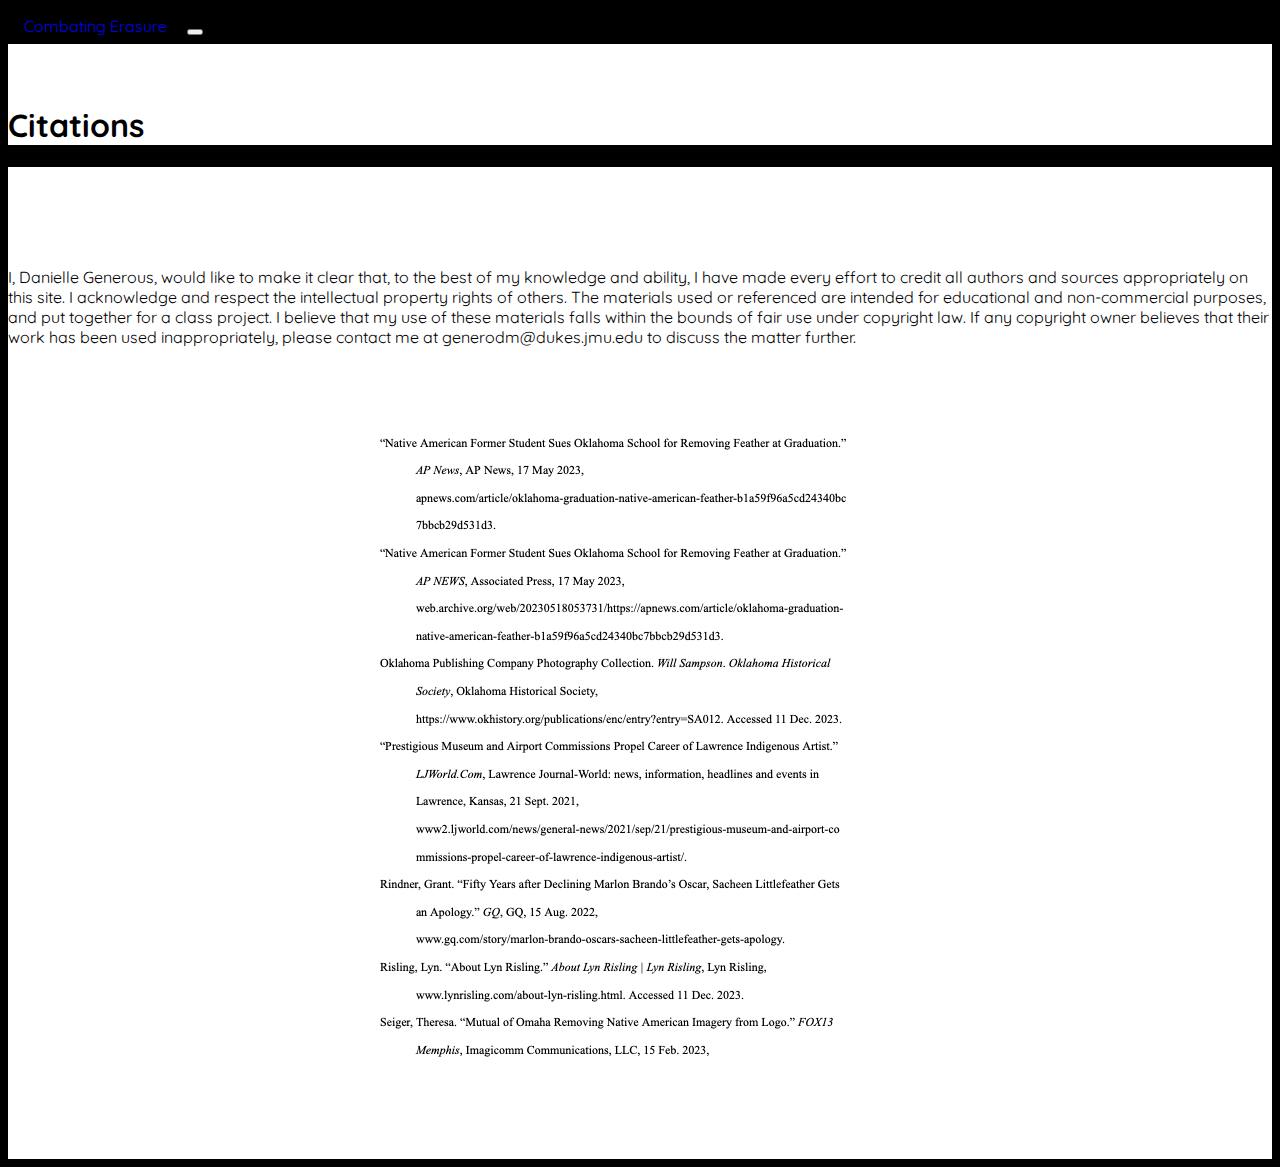
<file: citations.html>
<!doctype html>
<html lang="en">
  <head>
    <meta charset="utf-8">
    <meta name="viewport" content="width=device-width, initial-scale=1">
    <meta name="description" content="YOUR DESCRIPTION HERE">
    <meta name="author" content="YOUR NAME HERE">
    <title>Citations</title>

    <!-- LOAD BOOTSTRAP CSS - DO NOT DELETE -->
            <link href="https://cdn.jsdelivr.net/npm/bootstrap@5.3.2/dist/css/bootstrap.min.css" rel="stylesheet" integrity="sha384-T3c6CoIi6uLrA9TneNEoa7RxnatzjcDSCmG1MXxSR1GAsXEV/Dwwykc2MPK8M2HN" crossorigin="anonymous">
    <!-- END LOADING BOOTSTRAP CSS -->

    <link rel="preconnect" href="https://fonts.googleapis.com">
<link rel="preconnect" href="https://fonts.gstatic.com" crossorigin>
<link href="https://fonts.googleapis.com/css2?family=Alegreya+Sans:ital,wght@0,100;0,300;1,300&family=Poppins:wght@100;200;300;500&family=Quicksand&display=swap" rel="stylesheet">
<link rel="preconnect" href="https://fonts.googleapis.com">
<link rel="preconnect" href="https://fonts.gstatic.com" crossorigin>
<link href="https://fonts.googleapis.com/css2?family=Alegreya+Sans:ital,wght@0,100;0,300;1,300&family=Poppins:wght@100;200;300;500&family=Quicksand:wght@400;700&display=swap" rel="stylesheet">
    
    
    <!-- Custom styles -->
    <link href="style.css" rel="stylesheet">
  </head>
  <body>
    <!-- Navbar -->
<!-- Navbar -->
<nav class="navbar navbar-expand-lg navbar-light bg-light">
  <div class="container-fluid">
    <a class="navbar-brand" href="index.html">Combating Erasure</a>
    <button class="navbar-toggler" type="button" data-bs-toggle="collapse" data-bs-target="#navbarSupportedContent" aria-controls="navbarSupportedContent" aria-expanded="false" aria-label="Toggle navigation">
      <span class="navbar-toggler-icon"></span>
    </button>
    <div class="nav"> 
      <div class="collapse navbar-collapse" id="navbarSupportedContent">
        <ul class="navbar-nav me-auto mb-2 mb-lg-0">
          <li class="nav-item">
            <a class="nav-link " aria-current="page" href="index.html">Home</a>
          </li>
          <li class="nav-item">
            <a class="nav-link" href="whatiserasure.html">What is Erasure?</a>
          </li>
          <li class="nav-item">
            <a class="nav-link" href="combatingerasure.html">Combating Erasure</a>
          </li>
          <li class="nav-item">
            <a class="nav-link" href="resources.html">Resources</a>
          </li>
          <li class="nav-item">
            <a class="nav-link active" href="citations.html">Citations</a>
          </li>
        </ul>
      </div>
    </div>
  </div>
</nav>

<!-- Navbar -->
<!--start jumbotron-->
<div class="white">
  <div class="container">
    <br>
        <br>
        <h1 class="display-4">Citations</h1>
      </div>
  </div>
<div class="white">
<div class="container">
  <div class="row">
    <div class="col-12">
          <p id="pledge"> I, Danielle Generous, would like to make it clear that, to the best of my knowledge and ability, I have made every effort to credit all authors and sources appropriately on this site. I acknowledge and respect the intellectual property rights of others.

    The materials used or referenced are intended for educational and non-commercial purposes, and put together for a class project. I believe that my use of these materials falls within the bounds of fair use under copyright law. 

    If any copyright owner believes that their work has been used inappropriately, please contact me at generodm@dukes.jmu.edu to discuss the matter further.  </p>

 <img id="mla" src="images/mlawork.png" alt="collage of hurtful instances of erasure" class="img-fluid">

  </div>
    </div>
  </div>
</div>
<!-- LOAD BOOTSTRAP JAVASCRIPT - DO NOT DELETE BELOW -->
  <script src="https://cdn.jsdelivr.net/npm/bootstrap@5.3.2/dist/js/bootstrap.bundle.min.js" integrity="sha384-C6RzsynM9kWDrMNeT87bh95OGNyZPhcTNXj1NW7RuBCsyN/o0jlpcV8Qyq46cDfL" crossorigin="anonymous"></script>
<!-- DO NOT DELETE ABOVE - END LOADING BOOTSTRAP JAVASCRIPT -->
      
  </body>
</html>
</file>
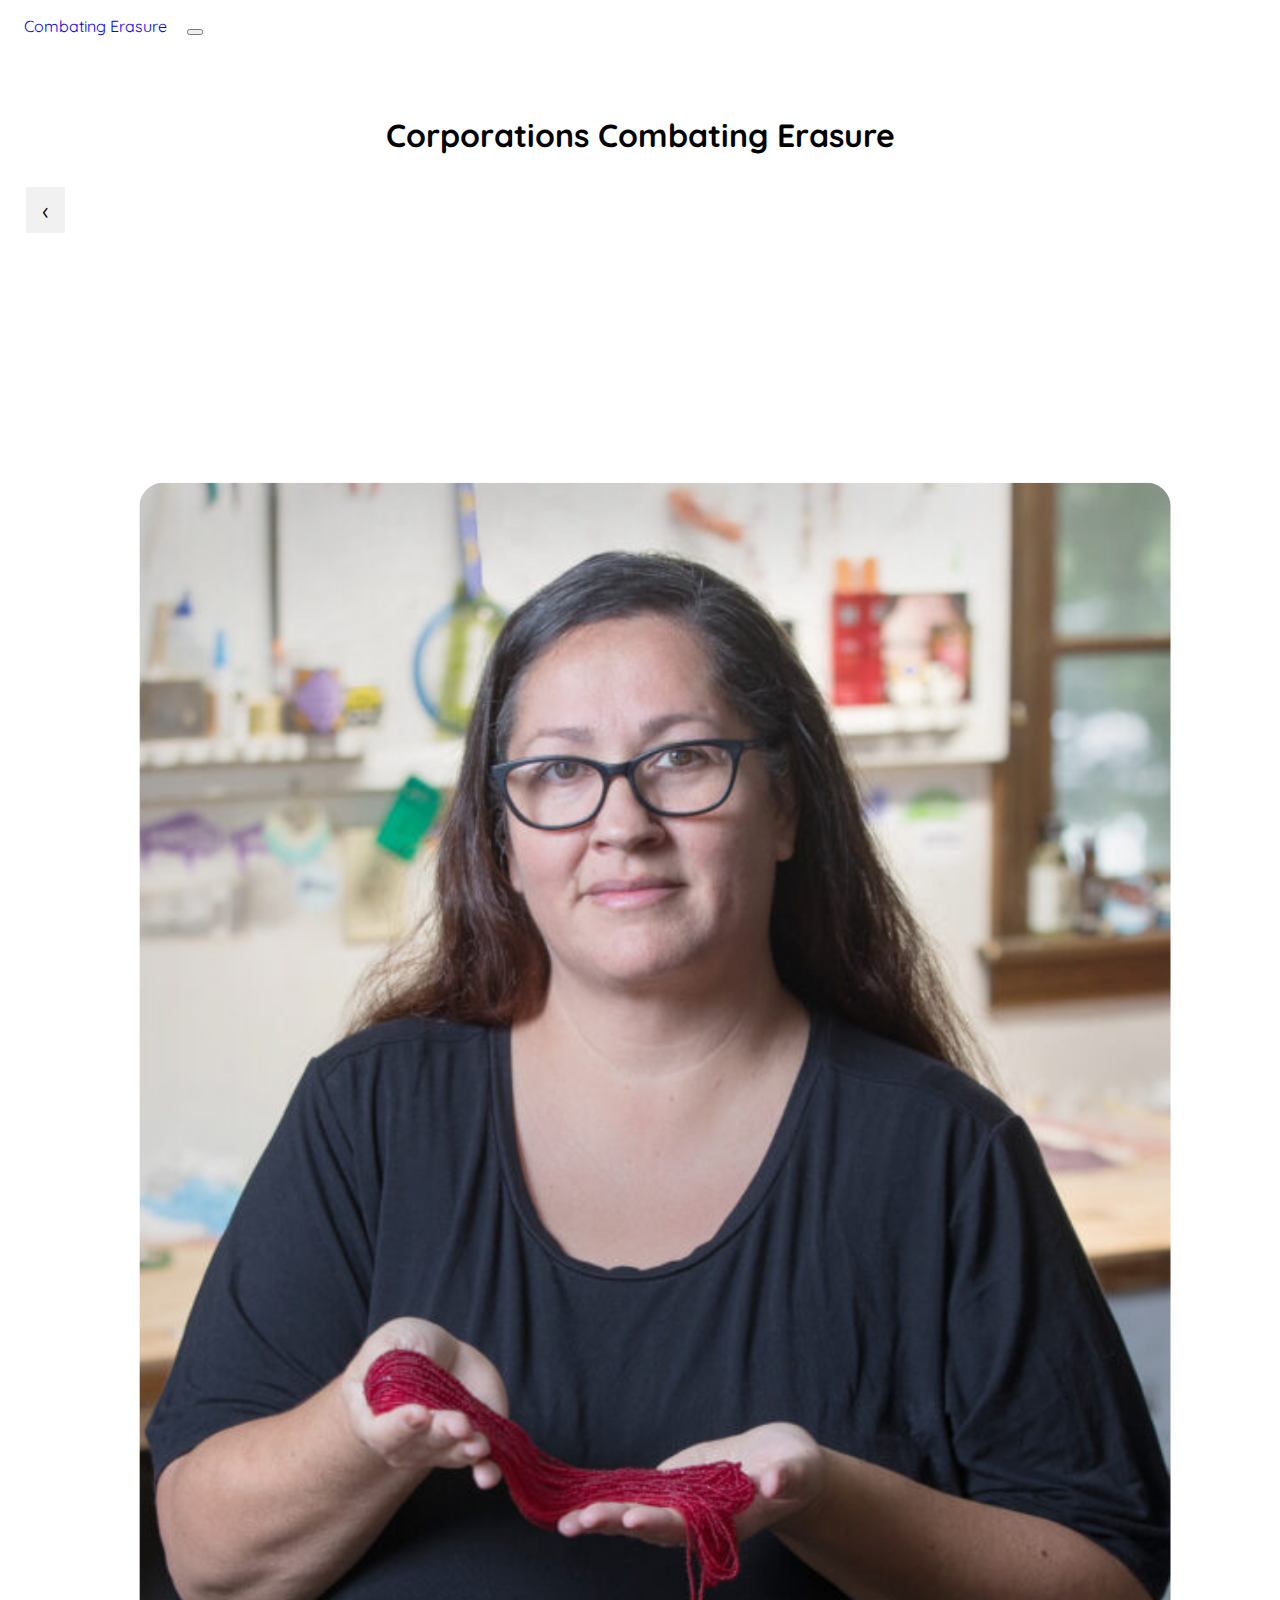
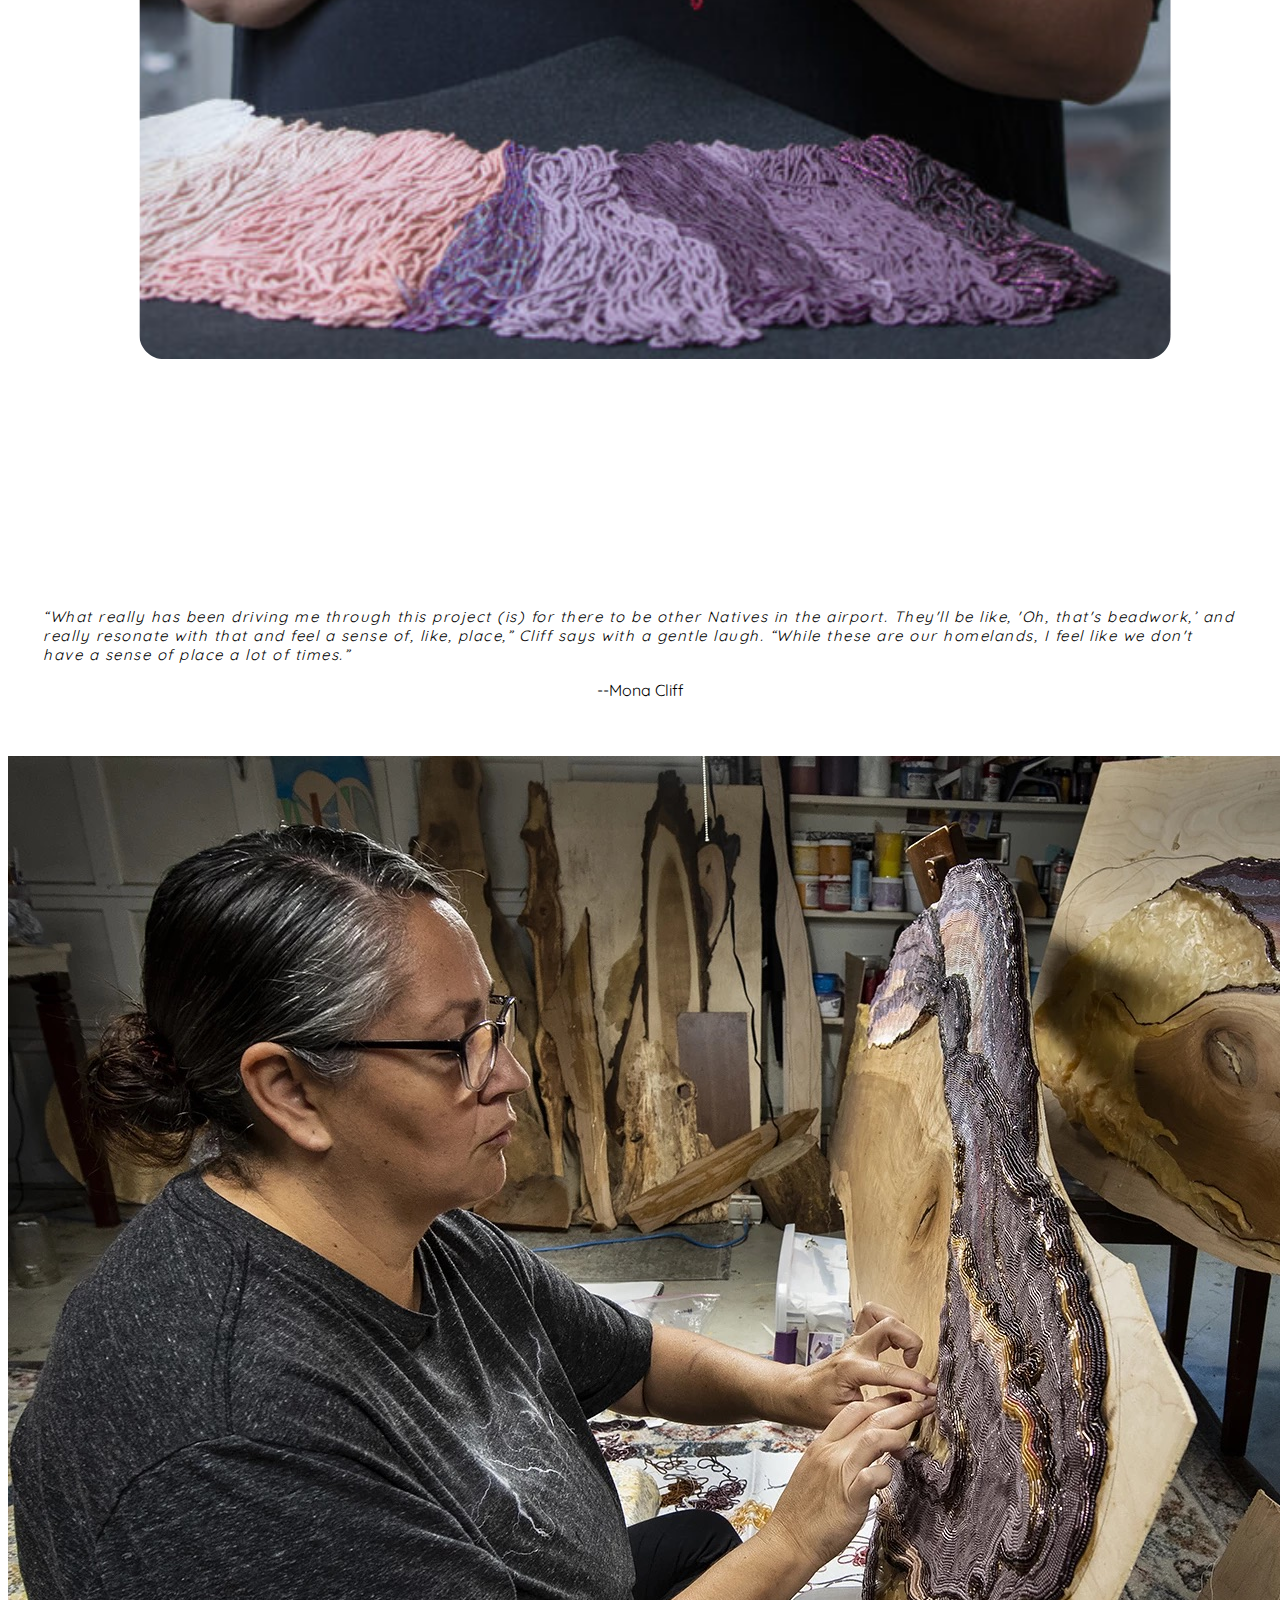
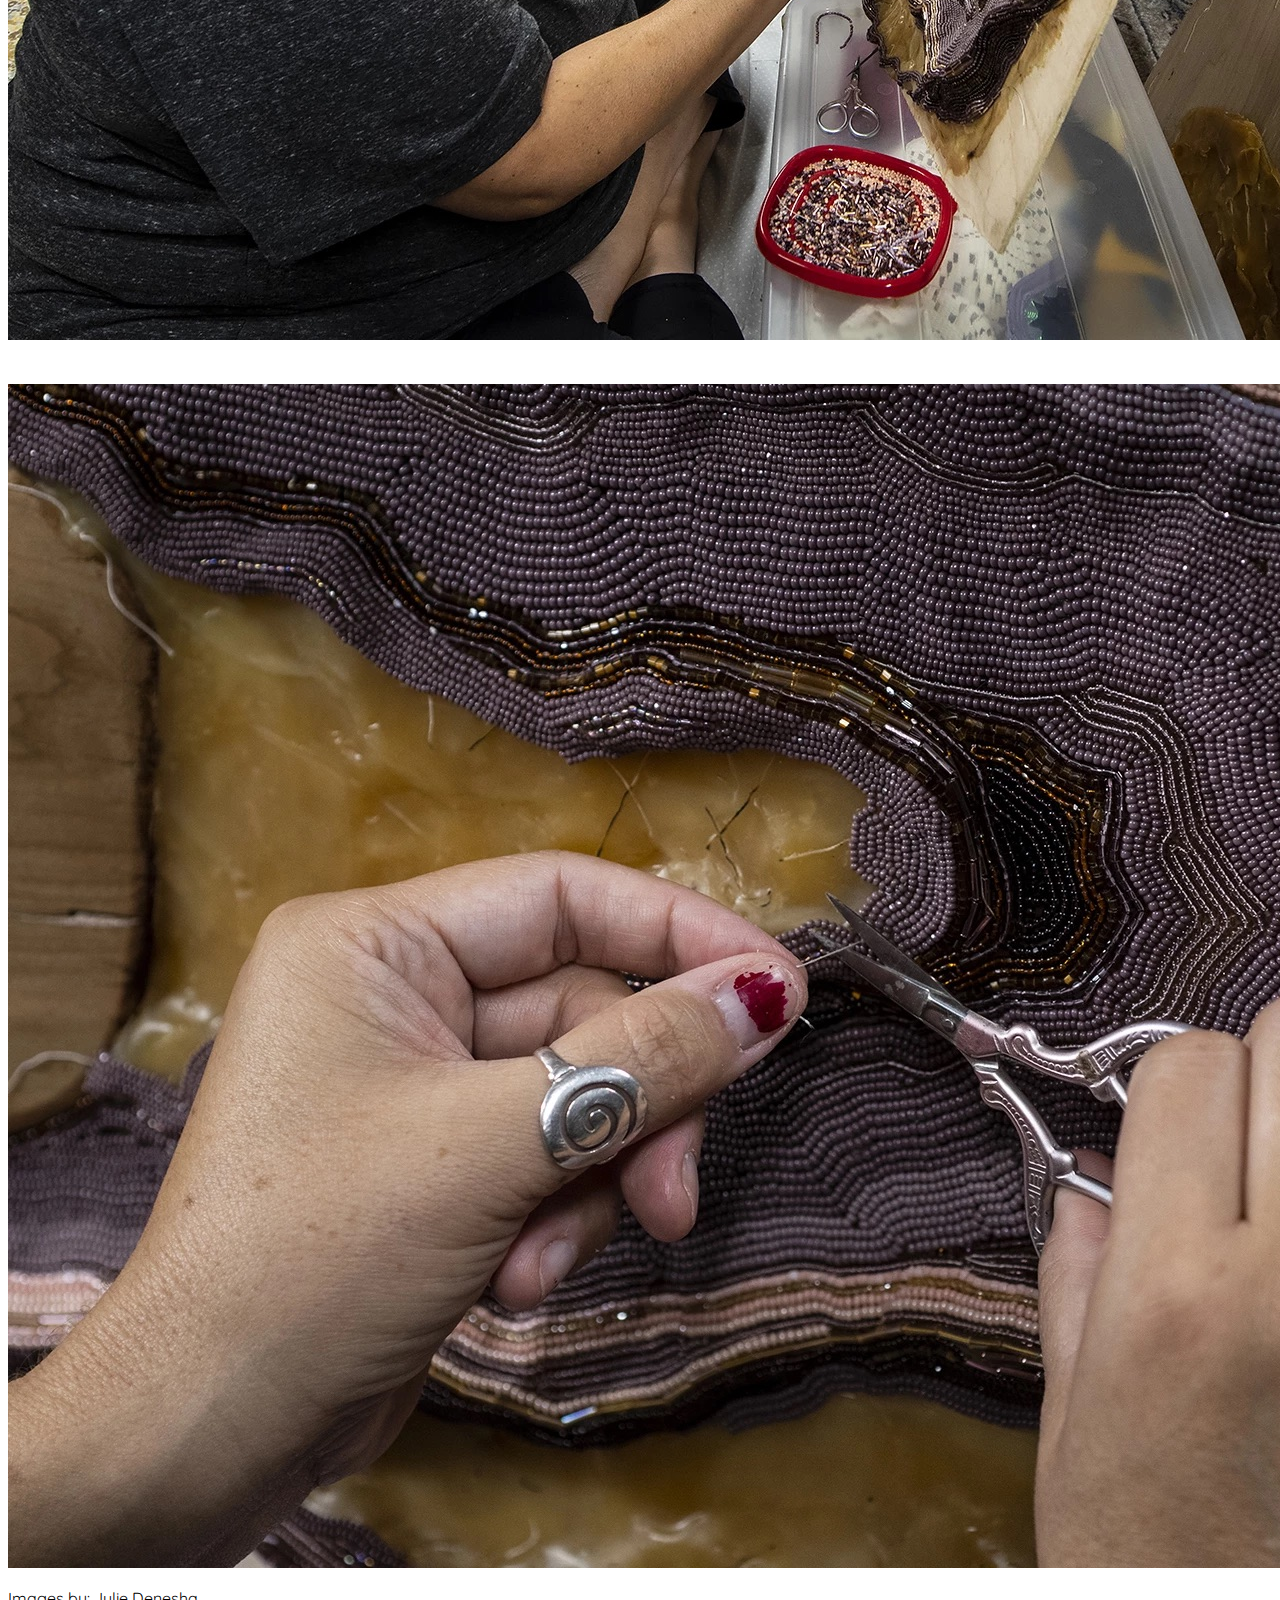
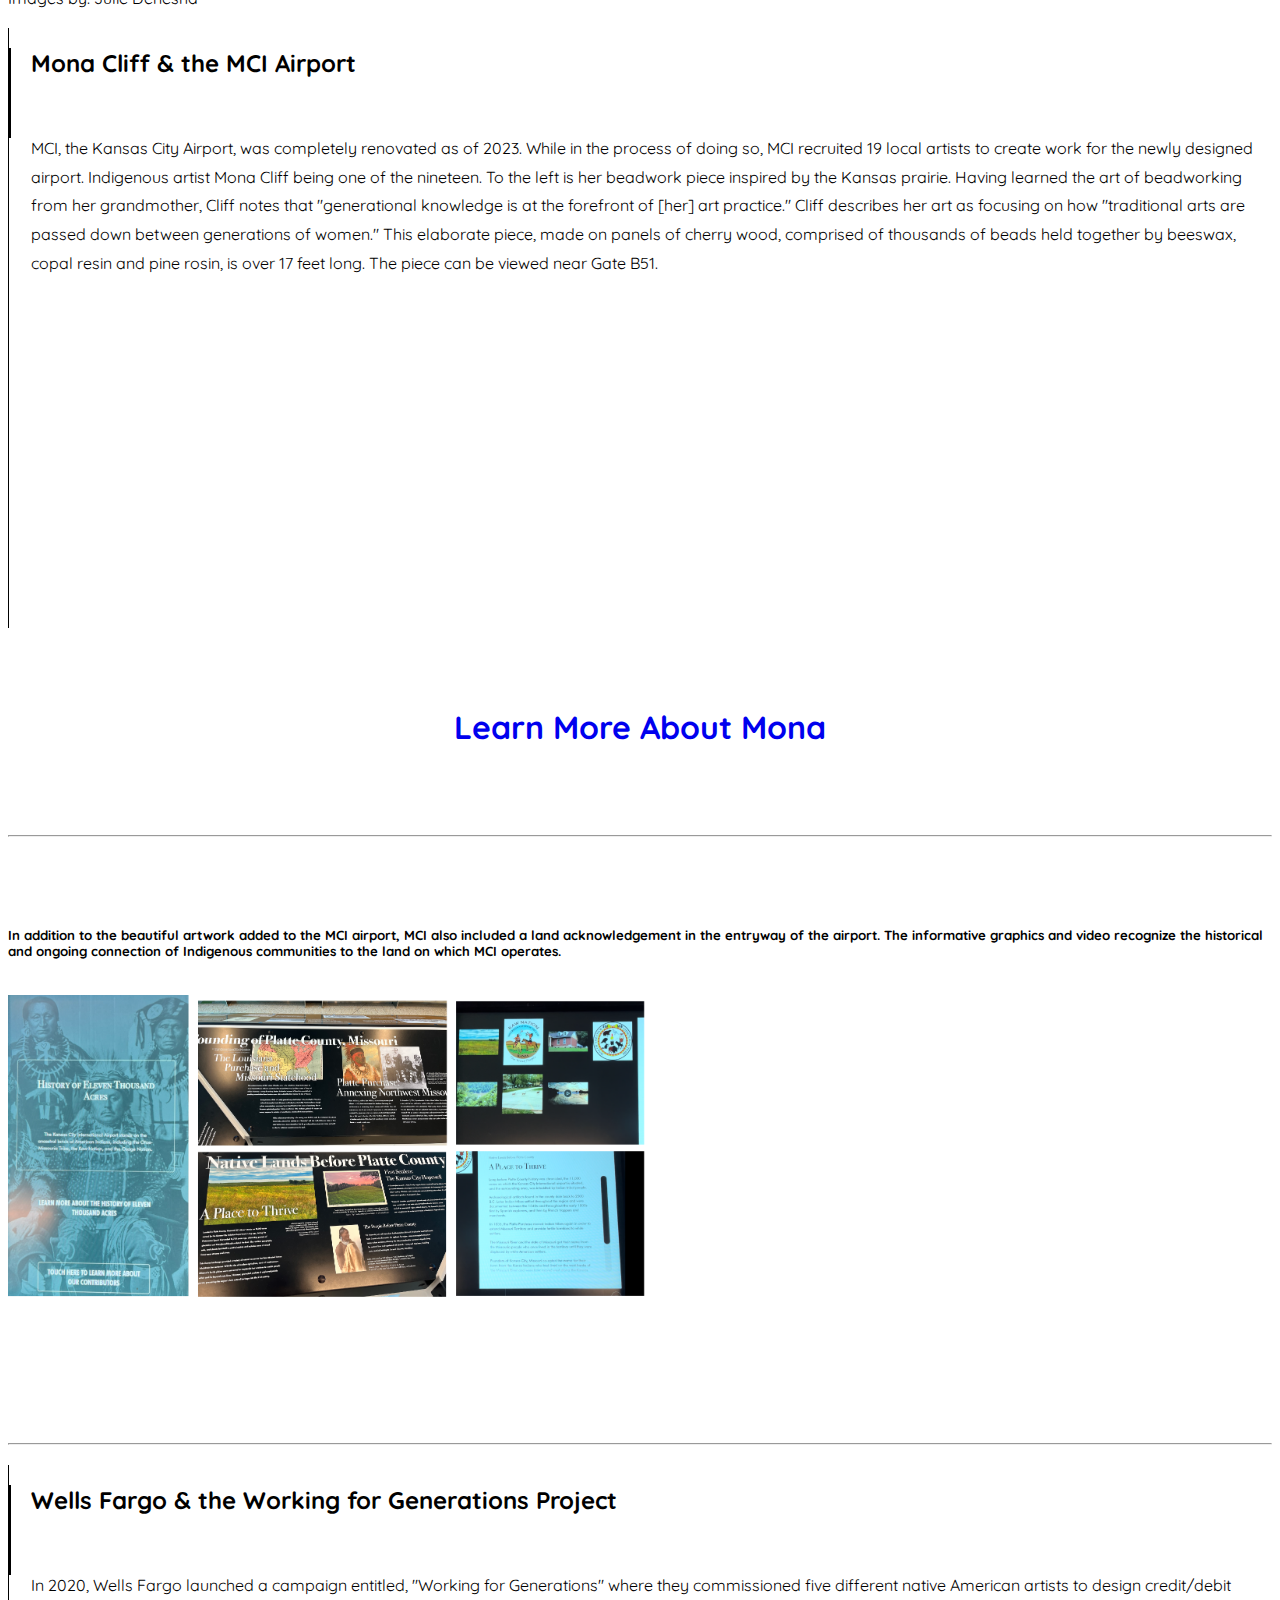
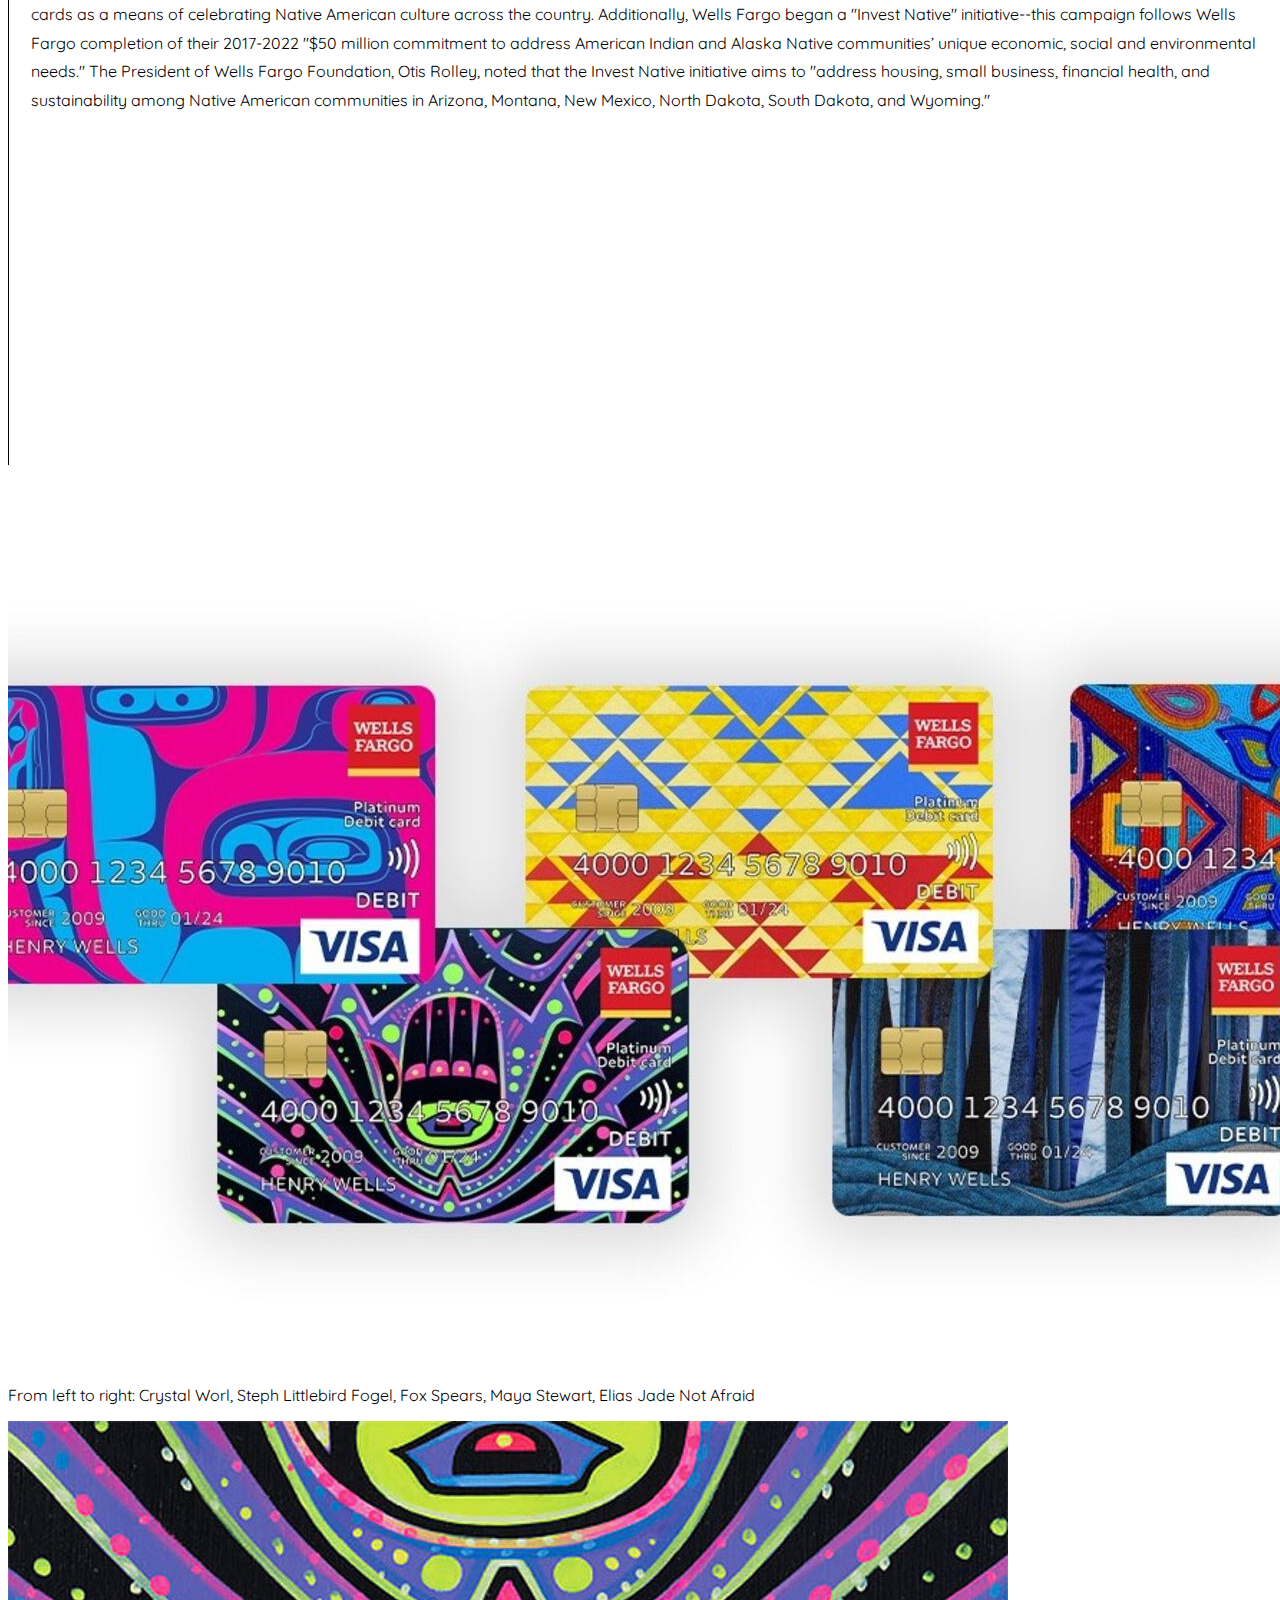
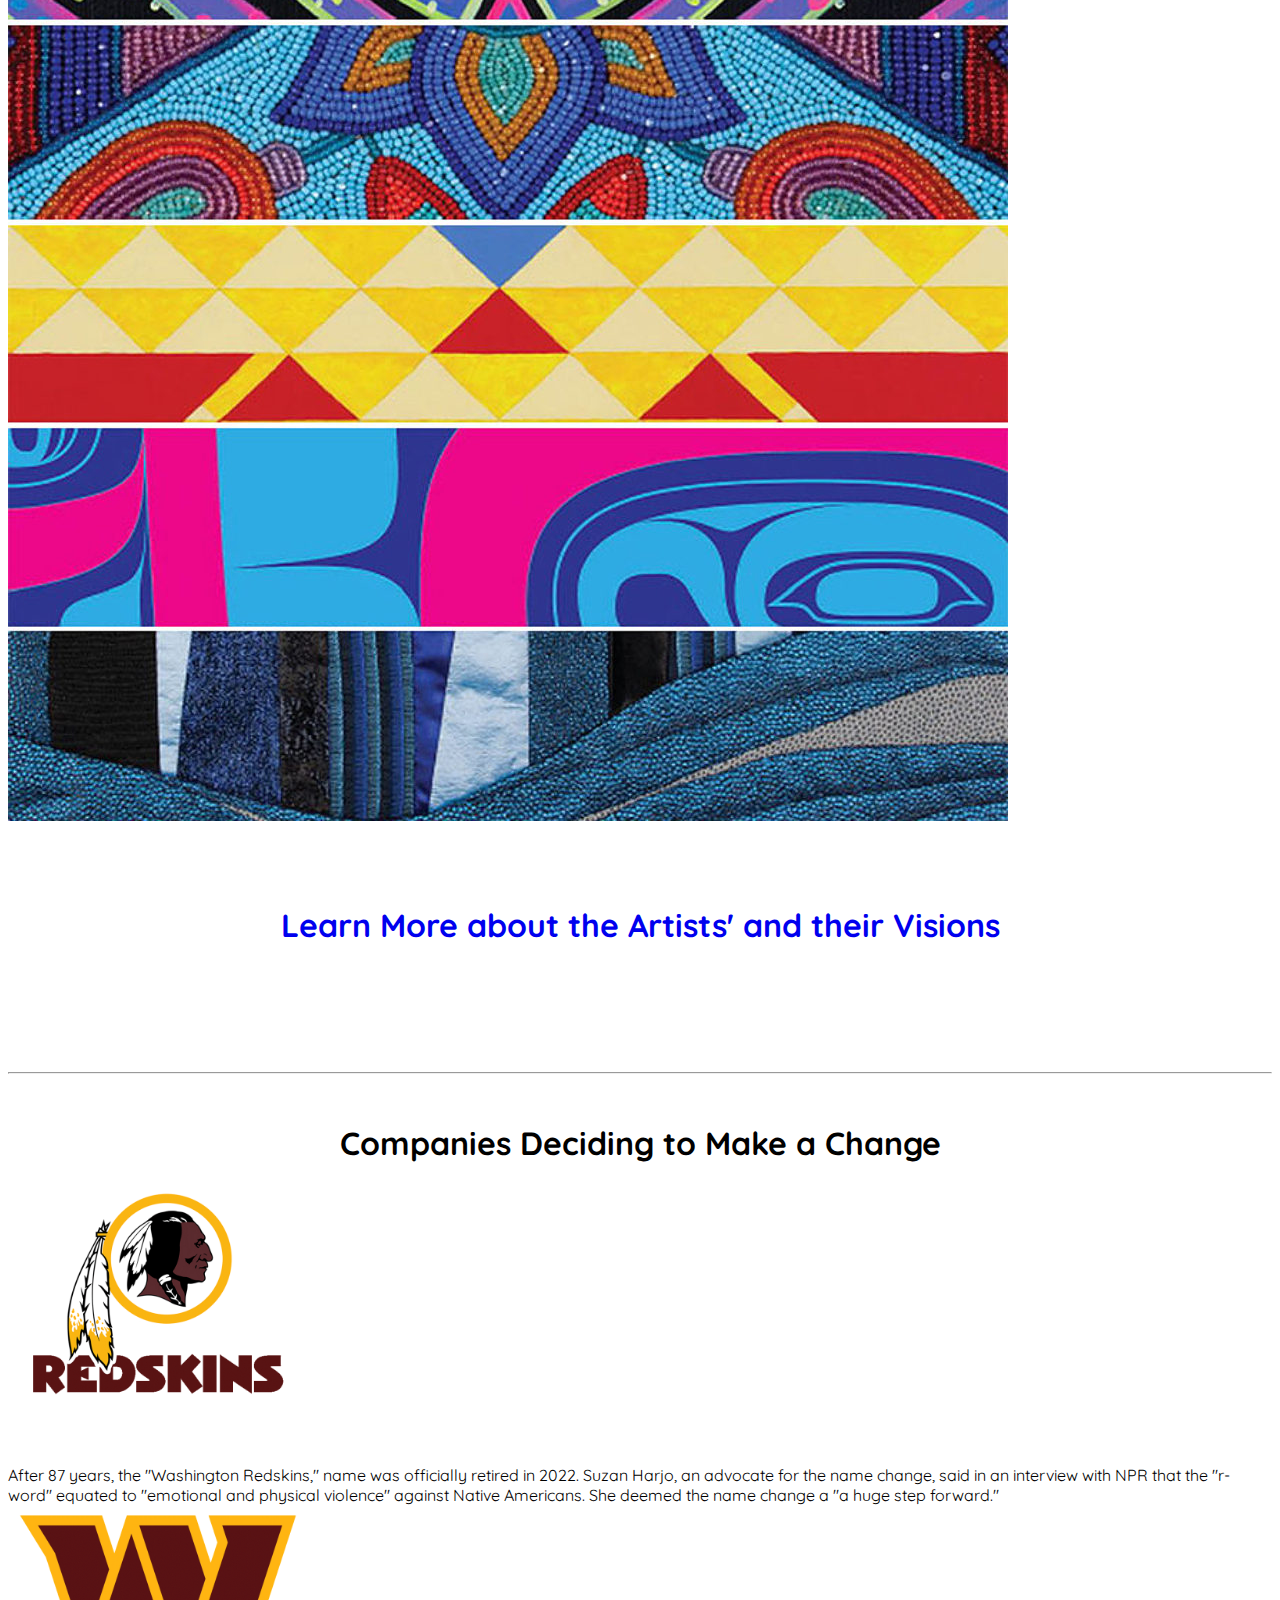
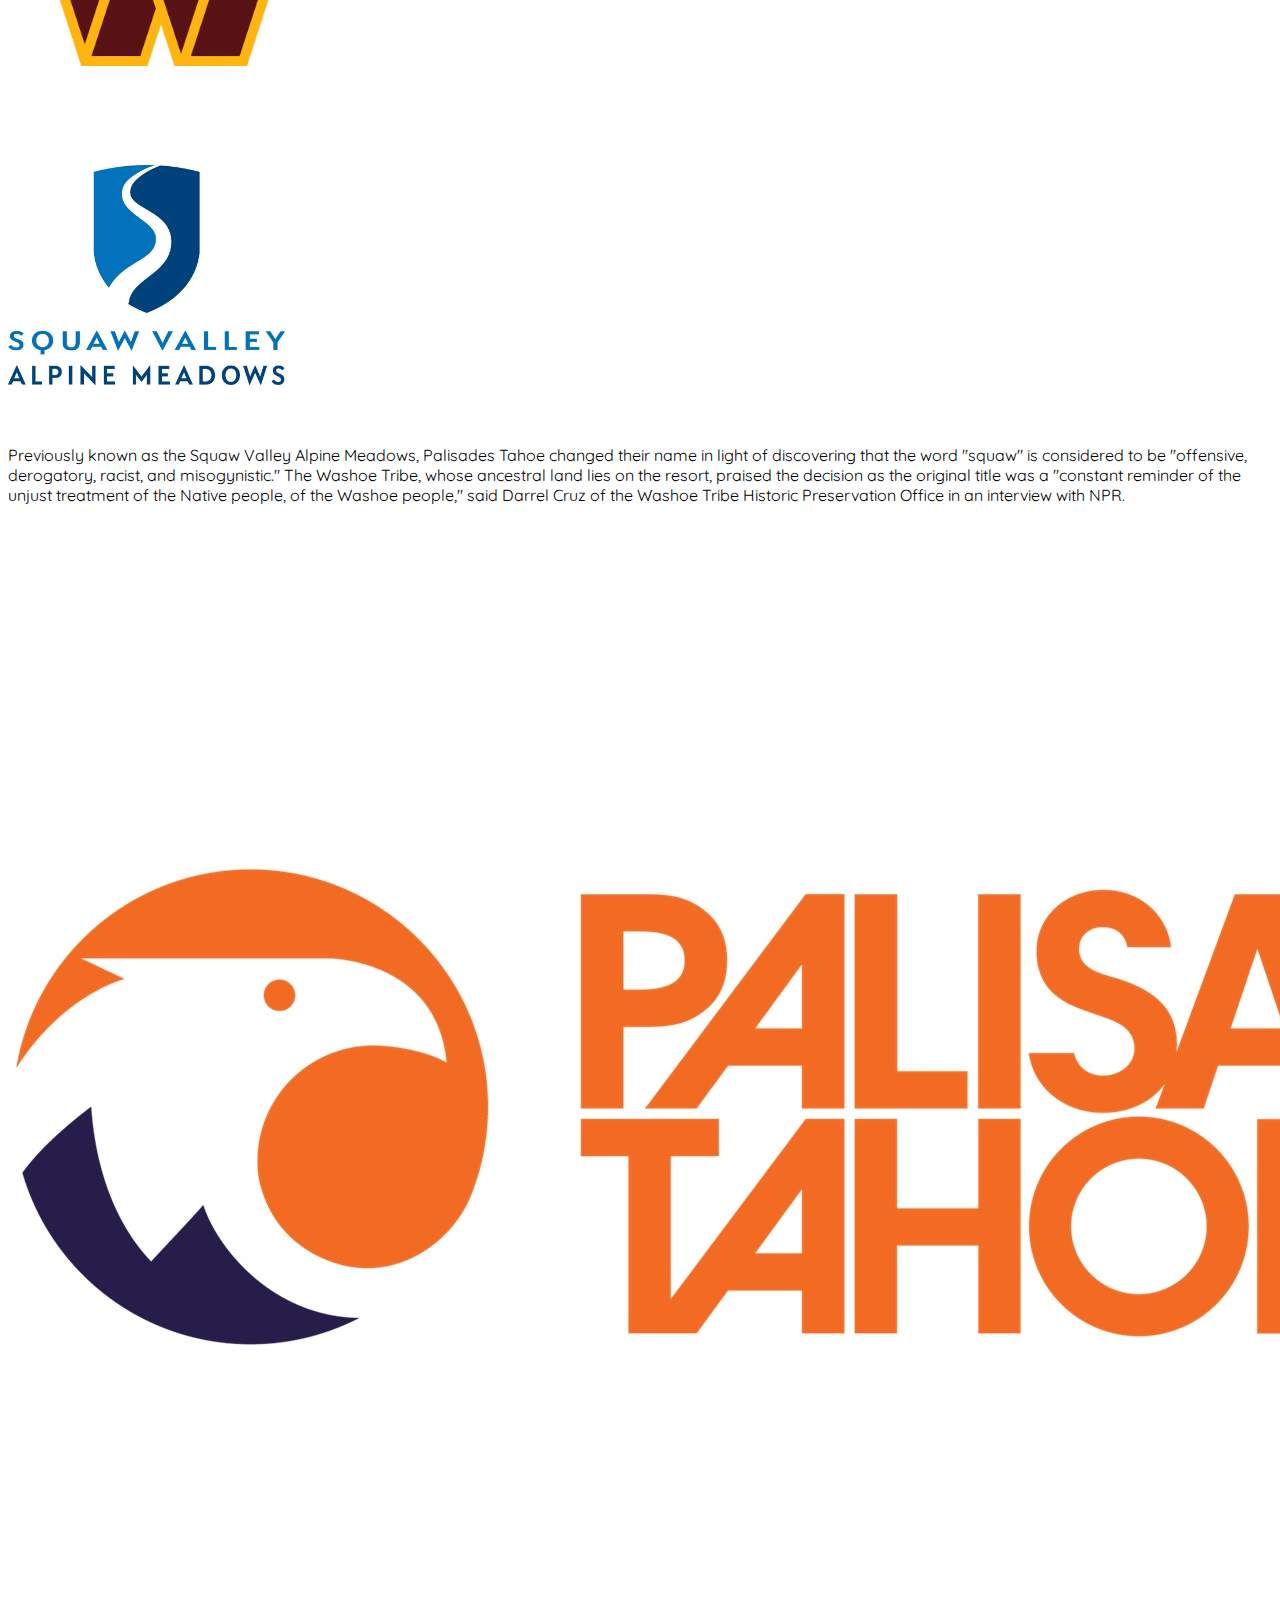
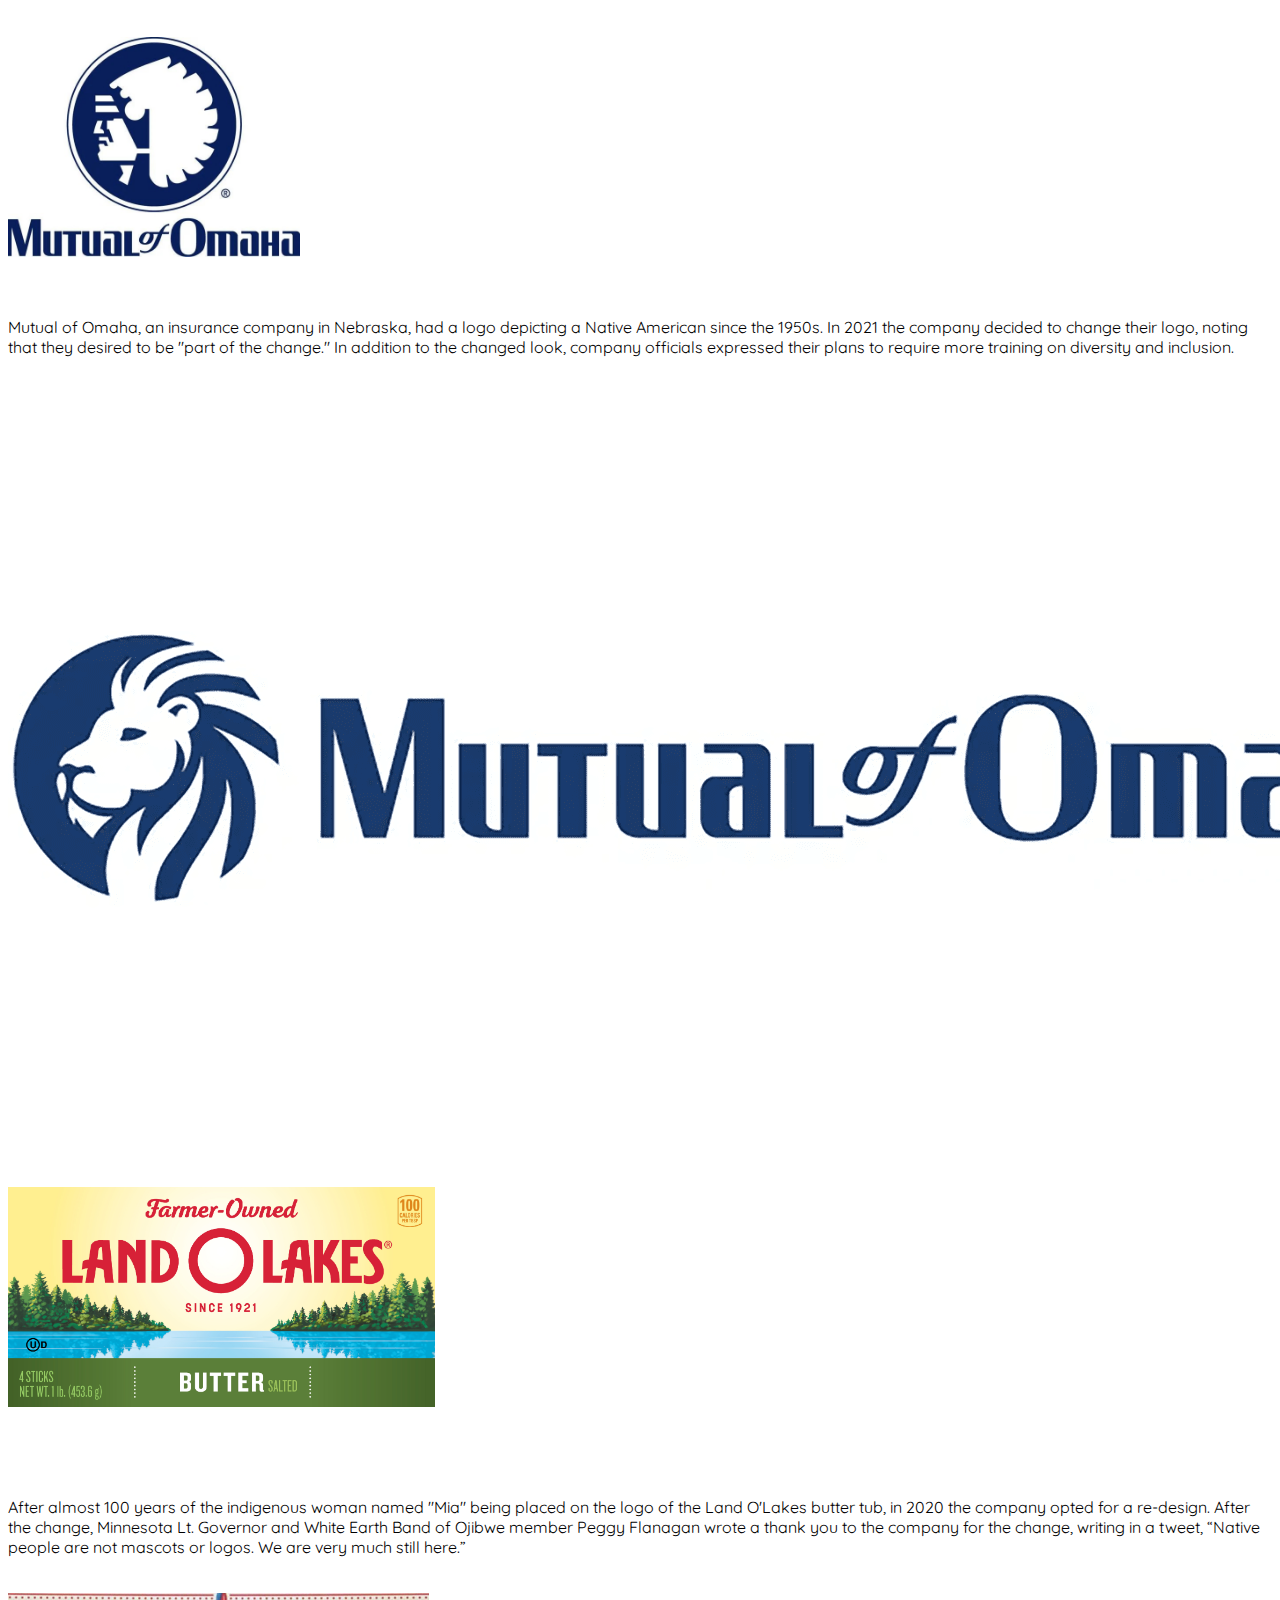
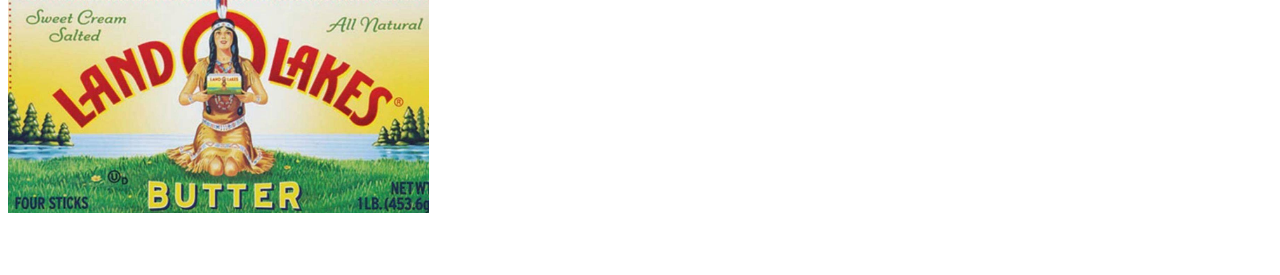
<file: corporation.html>
<!DOCTYPE html>
<html lang="en">
<head>
  <meta charset="utf-8">
  <meta name="viewport" content="width=device-width, initial-scale=1">
  <meta name="description" content="Initiatives that corporations are taking">
  <meta name="author" content="Dani Generous">
  <title>Corporate Initiatives</title>

  <!-- LOAD BOOTSTRAP CSS - DO NOT DELETE -->
  <link href="https://cdn.jsdelivr.net/npm/bootstrap@5.3.2/dist/css/bootstrap.min.css" rel="stylesheet" integrity="sha384-T3c6CoIi6uLrA9TneNEoa7RxnatzjcDSCmG1MXxSR1GAsXEV/Dwwykc2MPK8M2HN" crossorigin="anonymous">
  <!-- END LOADING BOOTSTRAP CSS -->

  <link rel="preconnect" href="https://fonts.googleapis.com">
  <link rel="preconnect" href="https://fonts.gstatic.com" crossorigin>
  <link href="https://fonts.googleapis.com/css2?family=Alegreya+Sans:ital,wght@0,100;0,300;1,300&family=Poppins:wght@100;200;300;500&family=Quicksand&display=swap" rel="stylesheet">
  <link rel="preconnect" href="https://fonts.googleapis.com">
<link rel="preconnect" href="https://fonts.gstatic.com" crossorigin>
<link href="https://fonts.googleapis.com/css2?family=Alegreya+Sans:ital,wght@0,100;0,300;1,300&family=Poppins:wght@100;200;300;500&family=Quicksand:wght@400;700&display=swap" rel="stylesheet">

  <!-- Custom styles -->
  <link href="style.css" rel="stylesheet">
</head>
<body class="white-page">

  <!-- Navbar -->

<nav class="navbar navbar-expand-lg navbar-light bg-light">
  <div class="container-fluid">
    <a class="navbar-brand" href="index.html">Combating Erasure</a>
    <button class="navbar-toggler" type="button" data-bs-toggle="collapse" data-bs-target="#navbarSupportedContent" aria-controls="navbarSupportedContent" aria-expanded="false" aria-label="Toggle navigation">
      <span class="navbar-toggler-icon"></span>
    </button>
    <div class="nav"> 
      <div class="collapse navbar-collapse" id="navbarSupportedContent">
        <ul class="navbar-nav me-auto mb-2 mb-lg-0">
          <li class="nav-item">
            <a class="nav-link " aria-current="page" href="index.html">Home</a>
          </li>
          <li class="nav-item">
            <a class="nav-link active" href="whatiserasure.html">What is Erasure?</a>
          </li>
          <li class="nav-item">
            <a class="nav-link" href="combatingerasure.html">Combating Erasure</a>
          </li>
          <li class="nav-item">
            <a class="nav-link" href="resources.html">Resources</a>
          </li>
          <li class="nav-item">
            <a class="nav-link" href="Citations.html">Citations</a>
          </li>
        </ul>
      </div>
    </div>
  </div>
</nav>


<div class="white">
  <div class="container">
    <div class="row">
      <div class="col-md-12">
        <div class="pagetitle">

          <h1>Corporations Combating Erasure</h1>
          
<div class="previous-link">
  <a href="combatingerasure.html" class="previous round">&#8249;</a>
</div>

        </div>
      </div>
    </div>
  </div>
</div>

  <!-- Content Section -->


<div class="white">
  <div class="container">
    <div class="row">
            <div class="col-md-4">
            <img id="monapic1" src="images/mona.png" alt="Image 1" class="img-fluid">

            <p id="monaquote">
              “What really has been driving me through this project (is) for there to be other Natives in the airport. They'll be like, 'Oh, that's beadwork,’ and really resonate with that and feel a sense of, like, place,” Cliff says with a gentle laugh. “While these are our homelands, I feel like we don't have a sense of place a lot of times.”
            </p>
            <p id="whosaiditmona">--Mona Cliff</p>
            </div>
                <div class="col-md-4">
                <img id="monapic" src="images/monacliff.jpeg" alt="Image 1" class="img-fluid">
<br>
                <img src="images/mona.jpeg" alt="Image 2" class="img-fluid">
                <p>Images by: Julie Denesha</p>
                </div>

             <div class="col-md-4">
                <div class="line">
              <div class="miniline">
          <div class="info">
        <h2>Mona Cliff & the MCI Airport</h2>
    
        <div class="description">
<p>
          MCI, the Kansas City Airport, was completely renovated as of 2023. While in the process of doing so, MCI recruited 19 local artists to create work for the newly designed airport. Indigenous artist Mona Cliff being one of the nineteen. To the left is her beadwork piece inspired by the Kansas prairie. Having learned the art of beadworking from her grandmother, Cliff notes that "generational knowledge is at the forefront of [her] art practice." Cliff describes her art as focusing on how "traditional arts are passed down between generations of women." This elaborate piece, made on panels of cherry wood, comprised of thousands of beads held together by beeswax, copal resin and pine rosin, is over 17 feet long. The piece can be viewed near Gate B51.
        </p>
            </div>
          </div>
          </div>
        </div>
      </div>
    </div>
  </div>
</div>
 <div class="row">
    <div class="col-md-12">
      <div class="pagetitle">
        <h1>
           <a href="https://www.monacliff.com/" class="btn btn-primary btn-sm">Learn More About Mona</a>
        </h1>
      </div>
    </div>
  </div>



    <hr class="solid">

<br>
<br>

<div class="white">
  <div class="container">
    <div class="row">
      <div class="col-md-6">
      <h5 id="getlow">In addition to the beautiful artwork added to the MCI airport, MCI also included a land acknowledgement in the entryway of the airport. The informative graphics and video recognize the historical and ongoing connection of Indigenous communities to the land on which MCI operates.</h5>
      </div>
      <div class="col-md-6">
      <img id="mciimage" src="imagess/largermci.png" alt="collage of the MCI Land acknowledgement" class="img-fluid">
      </div>
</div>
</div>
</div>
<br>
<br>
<br>
<br>
<br>
    <hr class="solid">

<div class="white">
<div class="container">
  <div class="row">
    <div class="col-md-4">
       <div class="line">
        <div class="miniline">
            <div class="info">
             <h2>Wells Fargo & the Working for Generations Project</h2>
    
            <div class="description">
            <p>In 2020, Wells Fargo launched a campaign entitled, "Working for Generations" where they commissioned five different native American artists to design credit/debit cards as a means of celebrating Native American culture across the country. Additionally, Wells Fargo began a "Invest Native" initiative--this campaign follows Wells Fargo completion of their 2017-2022 "$50 million commitment to address American Indian and Alaska Native communities’ unique economic, social and environmental needs." The President of Wells Fargo Foundation, Otis Rolley, noted that the Invest Native initiative aims to "address housing, small business, financial health, and sustainability among Native American communities in Arizona, Montana, New Mexico, North Dakota, South Dakota, and Wyoming."</p>
                                </div>

                            </div>
                        </div>
                    </div>
                  </div>

             <div class="col-md-4">
                 <img src="images/wellsfargo.jpeg"  alt="Image of artist and activist John Trudell" class="img-fluid">
                  <p>From left to right: Crystal Worl, Steph Littlebird Fogel, Fox Spears, Maya Stewart, Elias Jade Not Afraid</p>
                </div>
          <div class="col-md-4">
       <img id="wellsfargo" src="images/wellsfargopic2.jpeg" alt="Image of artist and activist John Trudell" class="img-fluid">
       <br>
   
    </div>
  </div>
</div>
<div class="row">
    <div class="col-md-12">
      <div class="pagetitle">
        <h1>
<a href="https://https://stories.wf.com/native-artwork-emphasizes-balance-protection-respect-connection/" class="btn btn-primary btn-sm">Learn More about the Artists' and their Visions</a>        </h1>
      </div>
    </div>
  </div>
<br>
<br>

    <hr class="solid">

<br>
<div class="container">
  <div class="row">
  <div class="col-md-12">
    <h1 id="centerher">Companies Deciding to Make a Change</h1>
  </div>
  </div>
</div>
<!--commanders-->
<div class="container">
  <div class="row">
    <div class="col-md-4">
             <img  id="redskins" src="images/Redskins.png"  alt="Image of old redskins logo" class="img-fluid">
            </div>
    <div class="col-md-4">
    <p>After 87 years, the "Washington Redskins," name was officially retired in 2022. Suzan Harjo, an advocate for the name change, said in an interview with NPR that the "r-word" equated to "emotional and physical violence" against Native Americans. She deemed the name change a "a huge step forward." </p>
    </div>
     <div class="col-md-4">
             <img id="redskins2" src="imagess/Commanders.png"  alt="Image of new commanders logo" class="img-fluid">
    </div>
  </div>
</div>
<!--end commanders-->

<!--warriors-->

<div class="container">
  <div class="row">
    <div class="col-md-4">
      <br>
             <img id="squaw" src="imagess/squawvalley.jpeg"  alt="Image of old squaw valley logo" class="img-fluid">
            </div>
          <br>
        <br>
    <div class="col-md-4">
    <p>Previously known as the Squaw Valley Alpine Meadows, Palisades Tahoe changed their name in light of discovering that the word "squaw" is considered to be "offensive, derogatory, racist, and misogynistic." The Washoe Tribe, whose ancestral land lies on the resort, praised the decision as the original title was a "constant reminder of the unjust treatment of the Native people, of the Washoe people," said Darrel Cruz of the Washoe Tribe Historic Preservation Office in an interview with NPR.</p>
    <br>
    <br>
    </div>
  <br>
     <div class="col-md-4">
      <br>
             <img src="imagess/palisades.jpeg"  alt="Image of new palisades logo" class="img-fluid">
    </div>
  </div>
</div>

<!--end warriors-->

<!--omaha-->

<div class="container">
  <div class="row">
    <br>
    <div class="col-md-4">
             <img id="omaha" src="imagess/mutualofomaha1.jpeg"  alt="Image of old mutual of omaha logo" class="img-fluid">
            </div>
        <br>
        <br>
    <div class="col-md-4">
    <p>Mutual of Omaha, an insurance company in Nebraska, had a logo depicting a Native American since the 1950s. In 2021 the company decided to change their logo, noting that they desired to be "part of the change." In addition to the changed look, company officials expressed their plans to require more training on diversity and inclusion.</p>
    </div>
    <br>
     <div class="col-md-4">
             <img  src="images/mutualofomaha.png"  alt="Image of new mutual of omaha logo" class="img-fluid">
    </div>
  </div>
</div>
<!--end omaha-->

<!--land o' butter-->

<div class="container">
  <div class="row">
    <div class="col-md-4">
      <br>
             <img id="lando" src="images/landlakesempty.jpeg"  alt="Image of old land o lake logo" class="img-fluid">
            </div>
          <br>
    <div class="col-md-4">
    <p>After almost 100 years of the indigenous woman named "Mia" being placed on the logo of the Land O'Lakes butter tub, in 2020 the company opted for a re-design. After the change, Minnesota Lt. Governor and White Earth Band of Ojibwe member Peggy Flanagan wrote a thank you to the company for the change, writing in a tweet, “Native people are not mascots or logos. We are very much still here.”</p>
    </div>
     <div class="col-md-4">
             <img  id="lando2" src="imagess/landlakesindian.jpeg"  alt="Image of new land o lakes logo" class="img-fluid">
    </div>
  </div>
</div>
</div>
<!--end land o'butter-->
  <!-- Content Section -->

  <!-- LOAD BOOTSTRAP JAVASCRIPT - DO NOT DELETE BELOW -->
  <script src="https://cdn.jsdelivr.net/npm/bootstrap@5.3.2/dist/js/bootstrap.bundle.min.js" integrity="sha384-C6RzsynM9kWDrMNeT87bh95OGNyZPhcTNXj1NW7RuBCsyN/o0jlpcV8Qyq46cDfL" crossorigin="anonymous"></script>
  <!-- DO NOT DELETE ABOVE - END LOADING BOOTSTRAP JAVASCRIPT -->
      
</body>
</html>
</file>
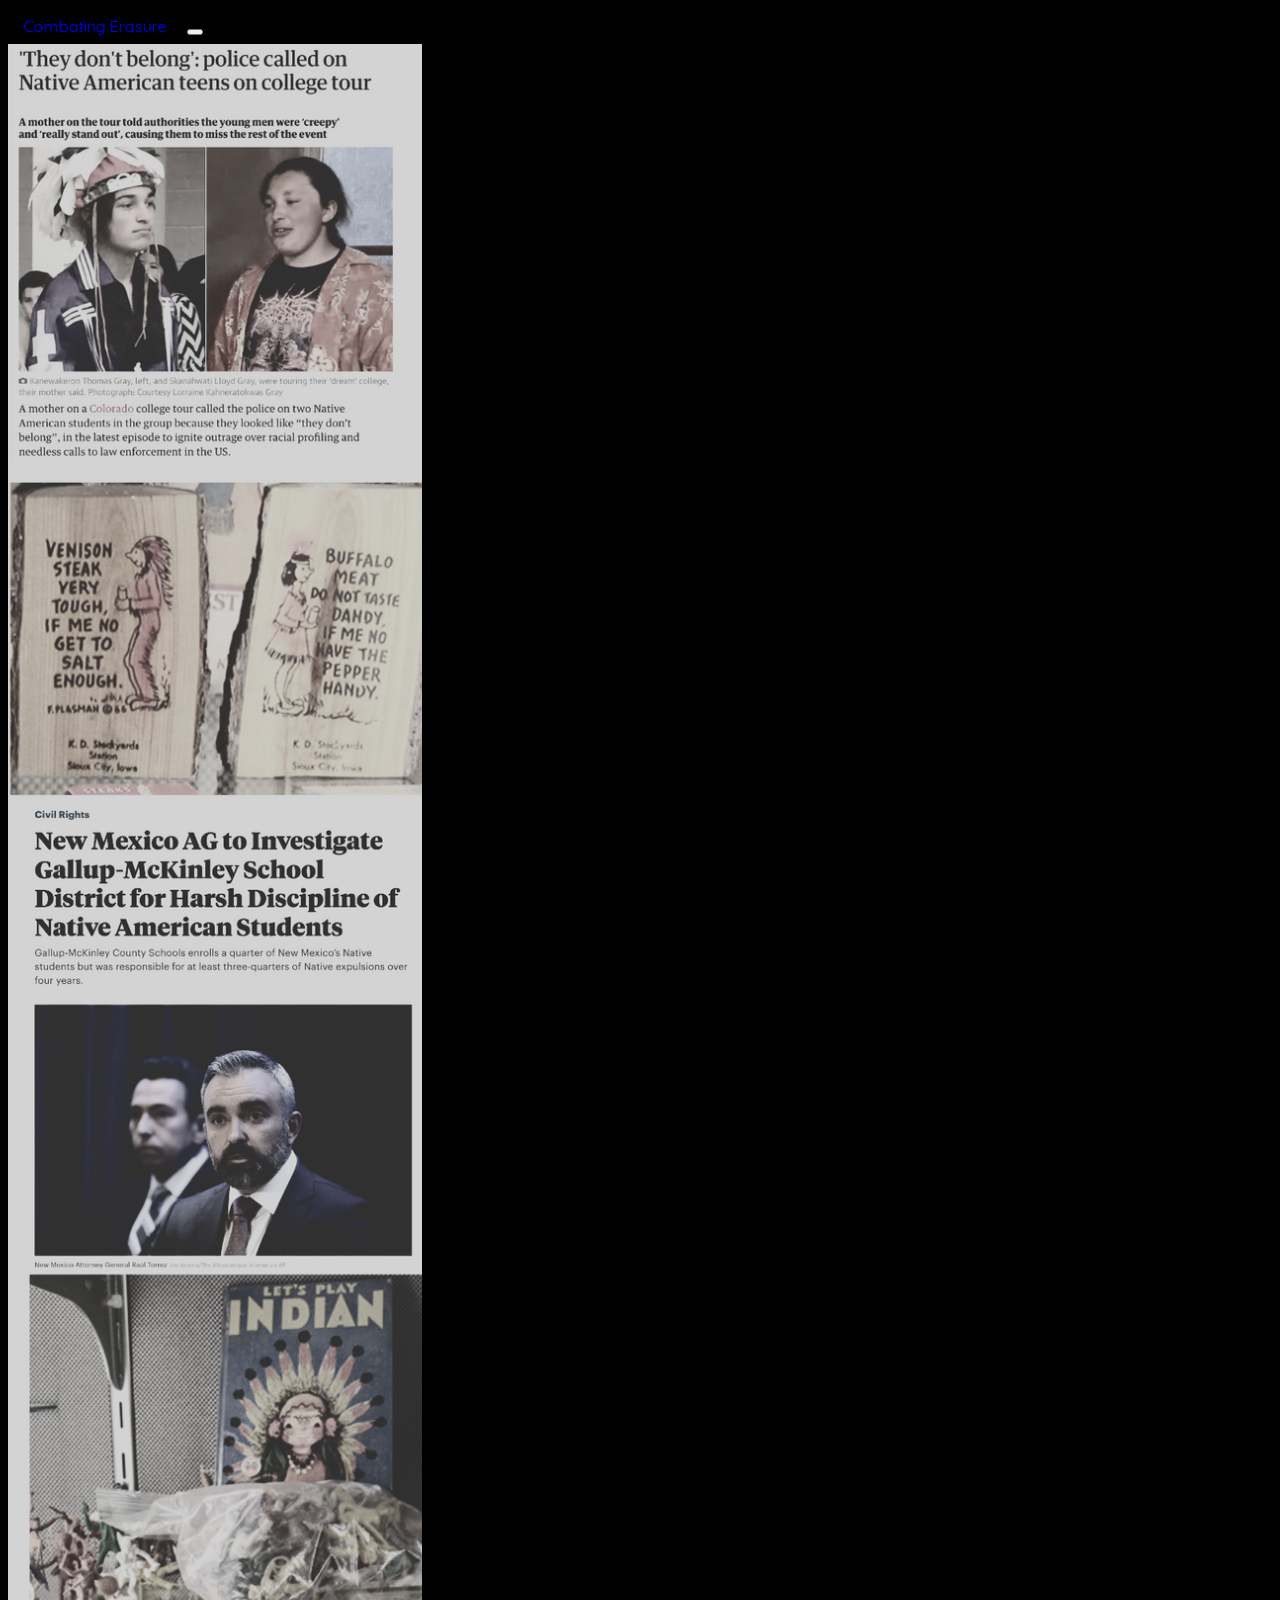
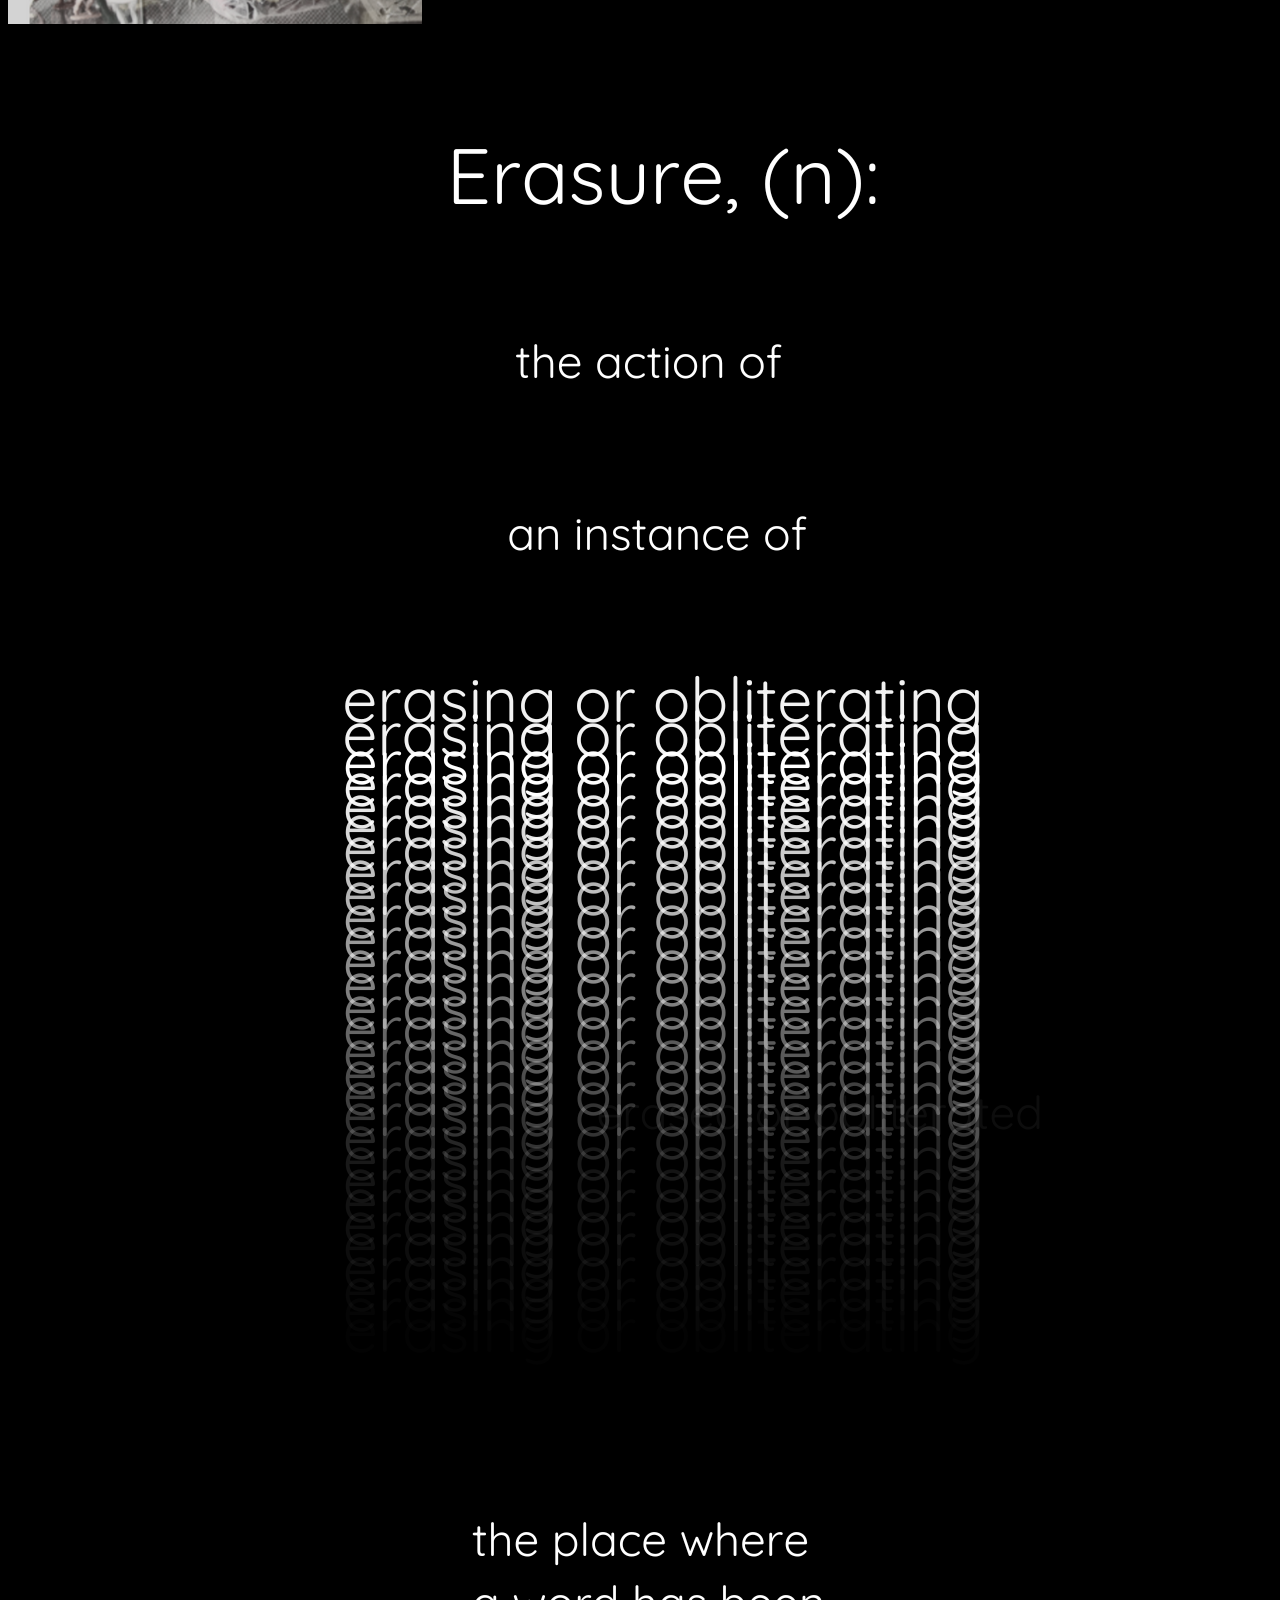
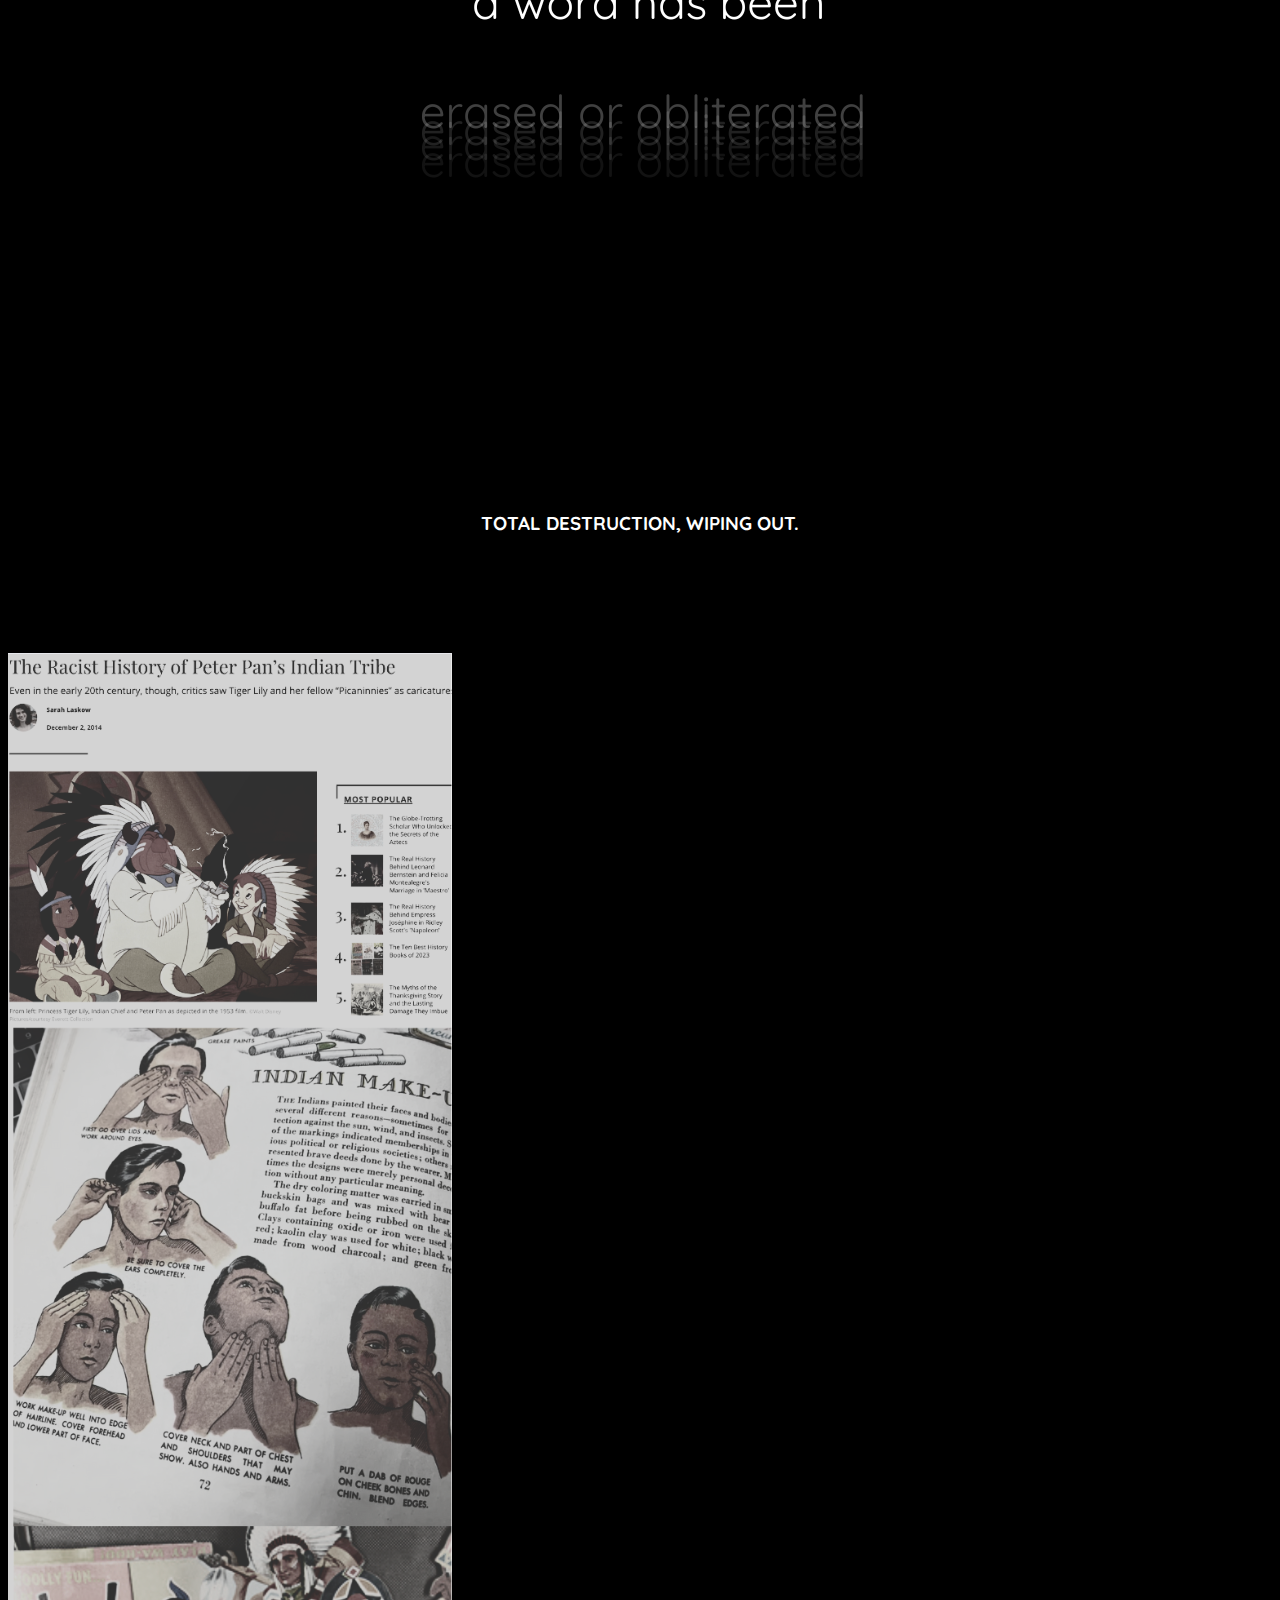
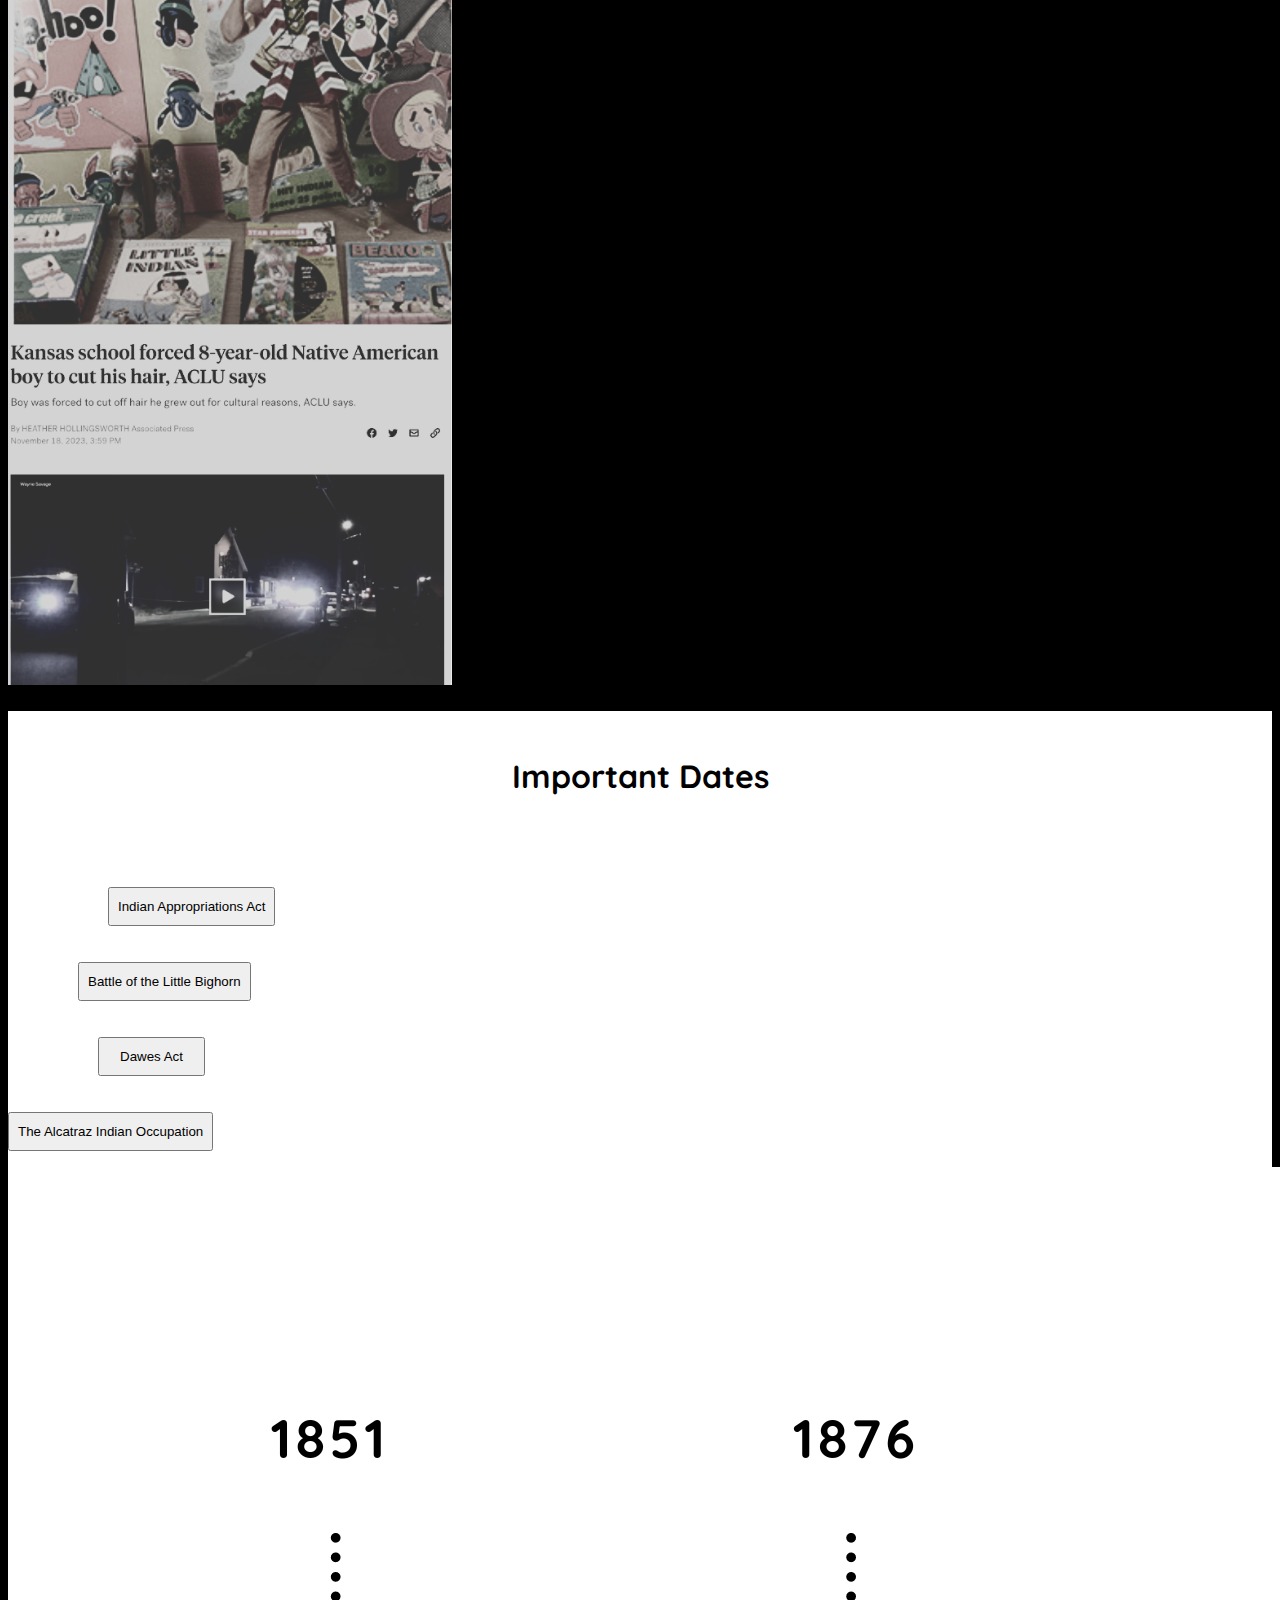
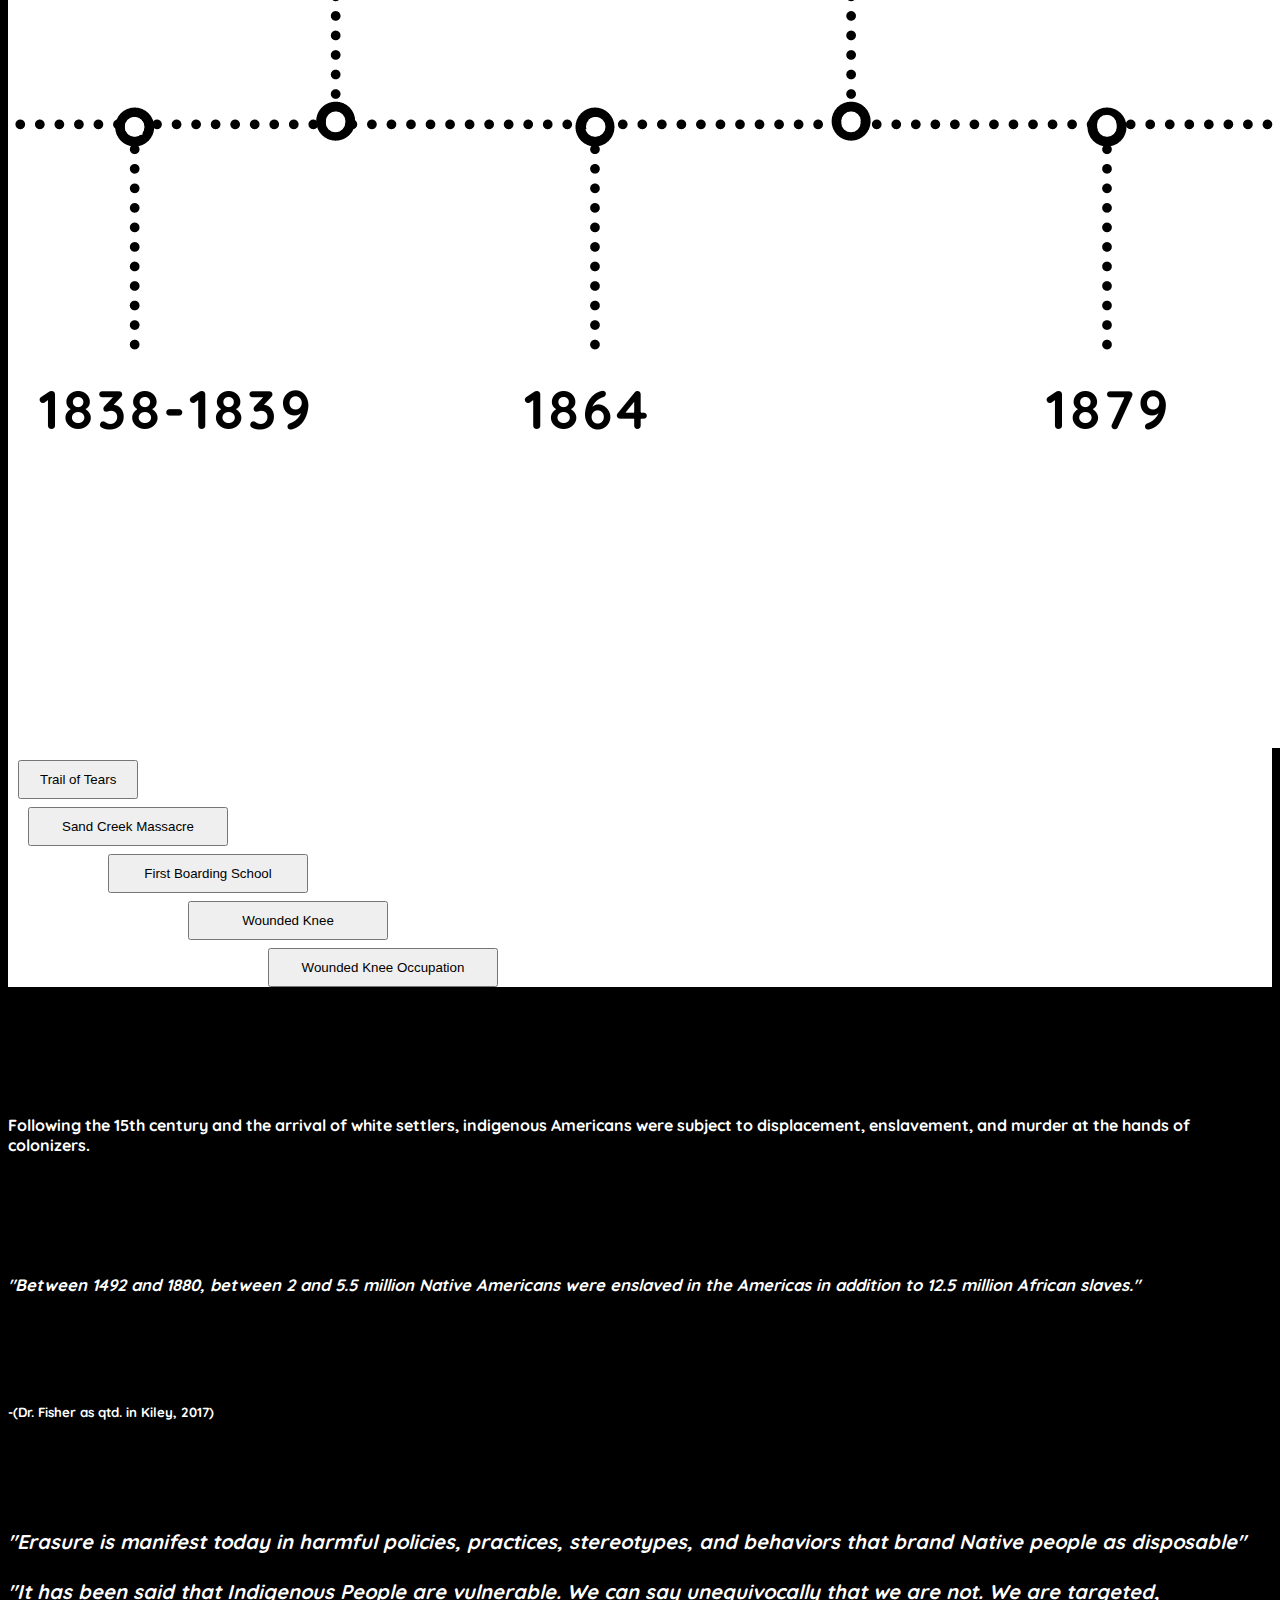
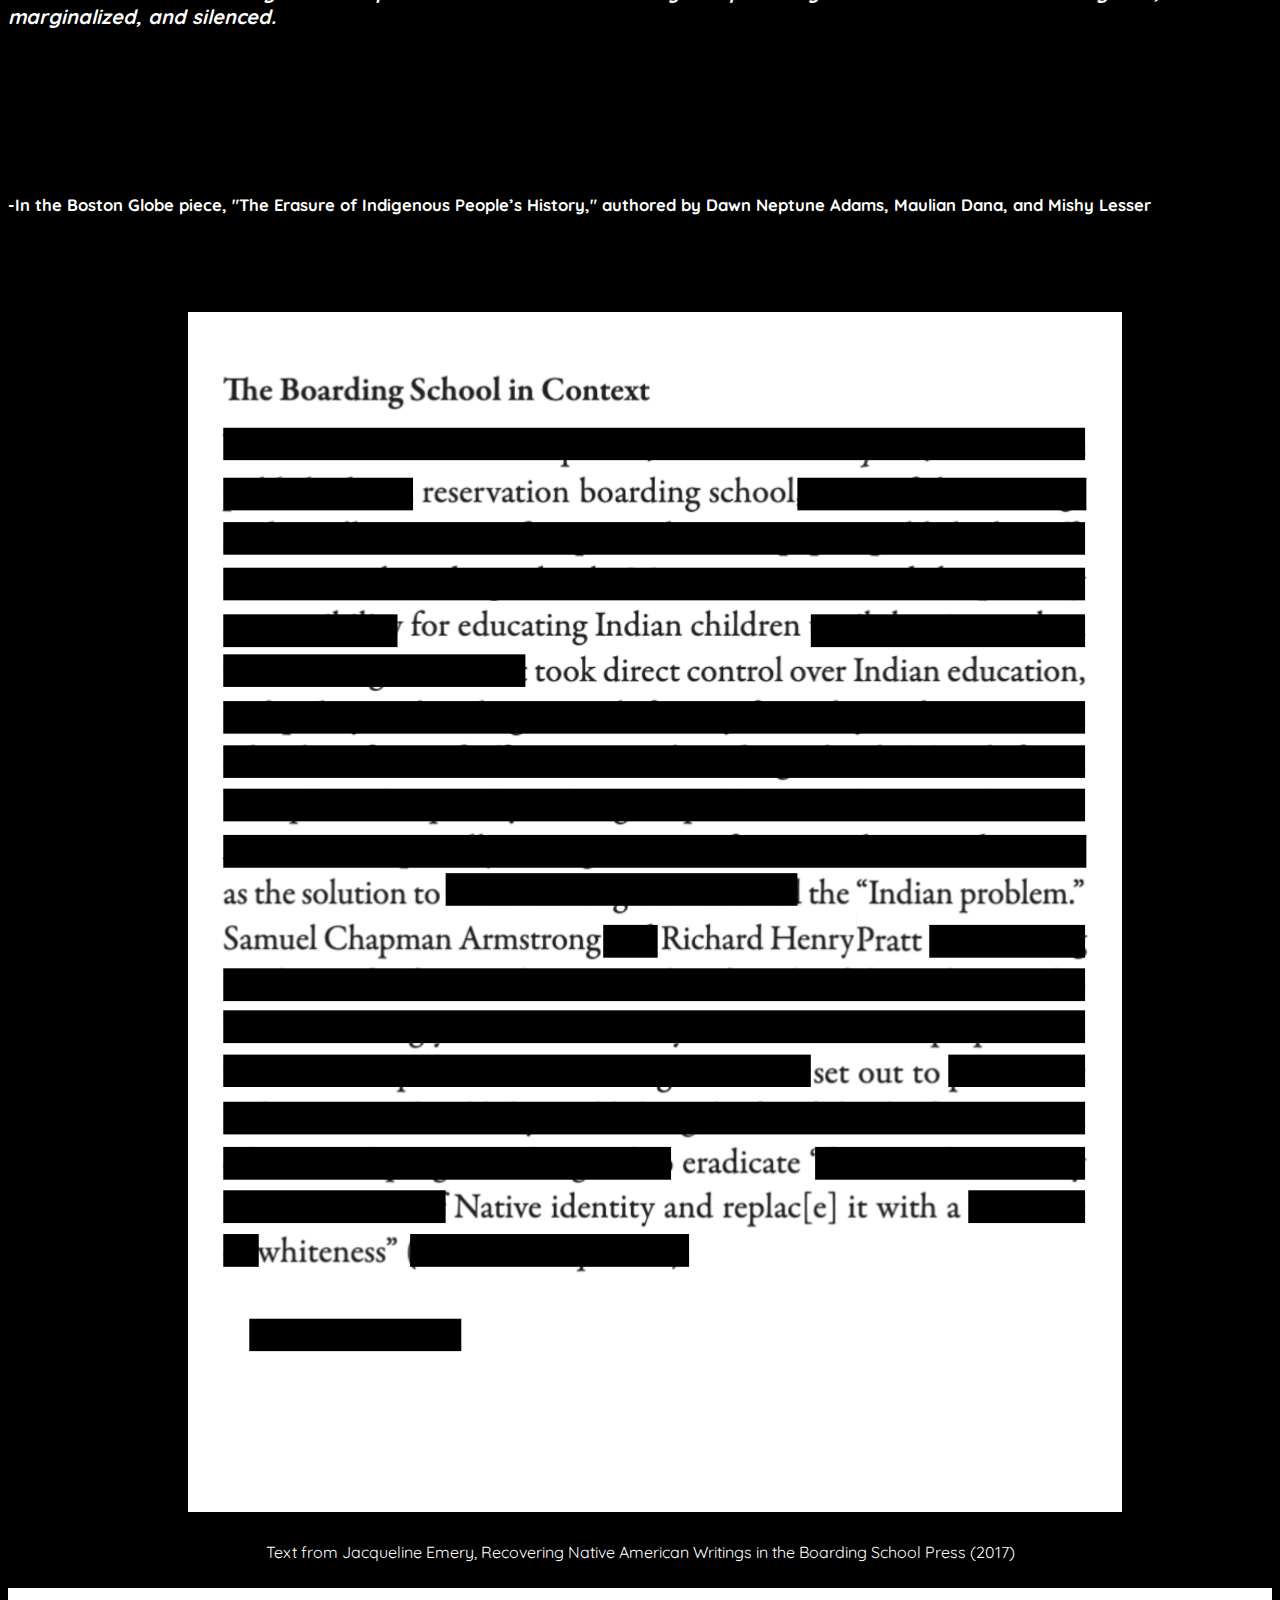
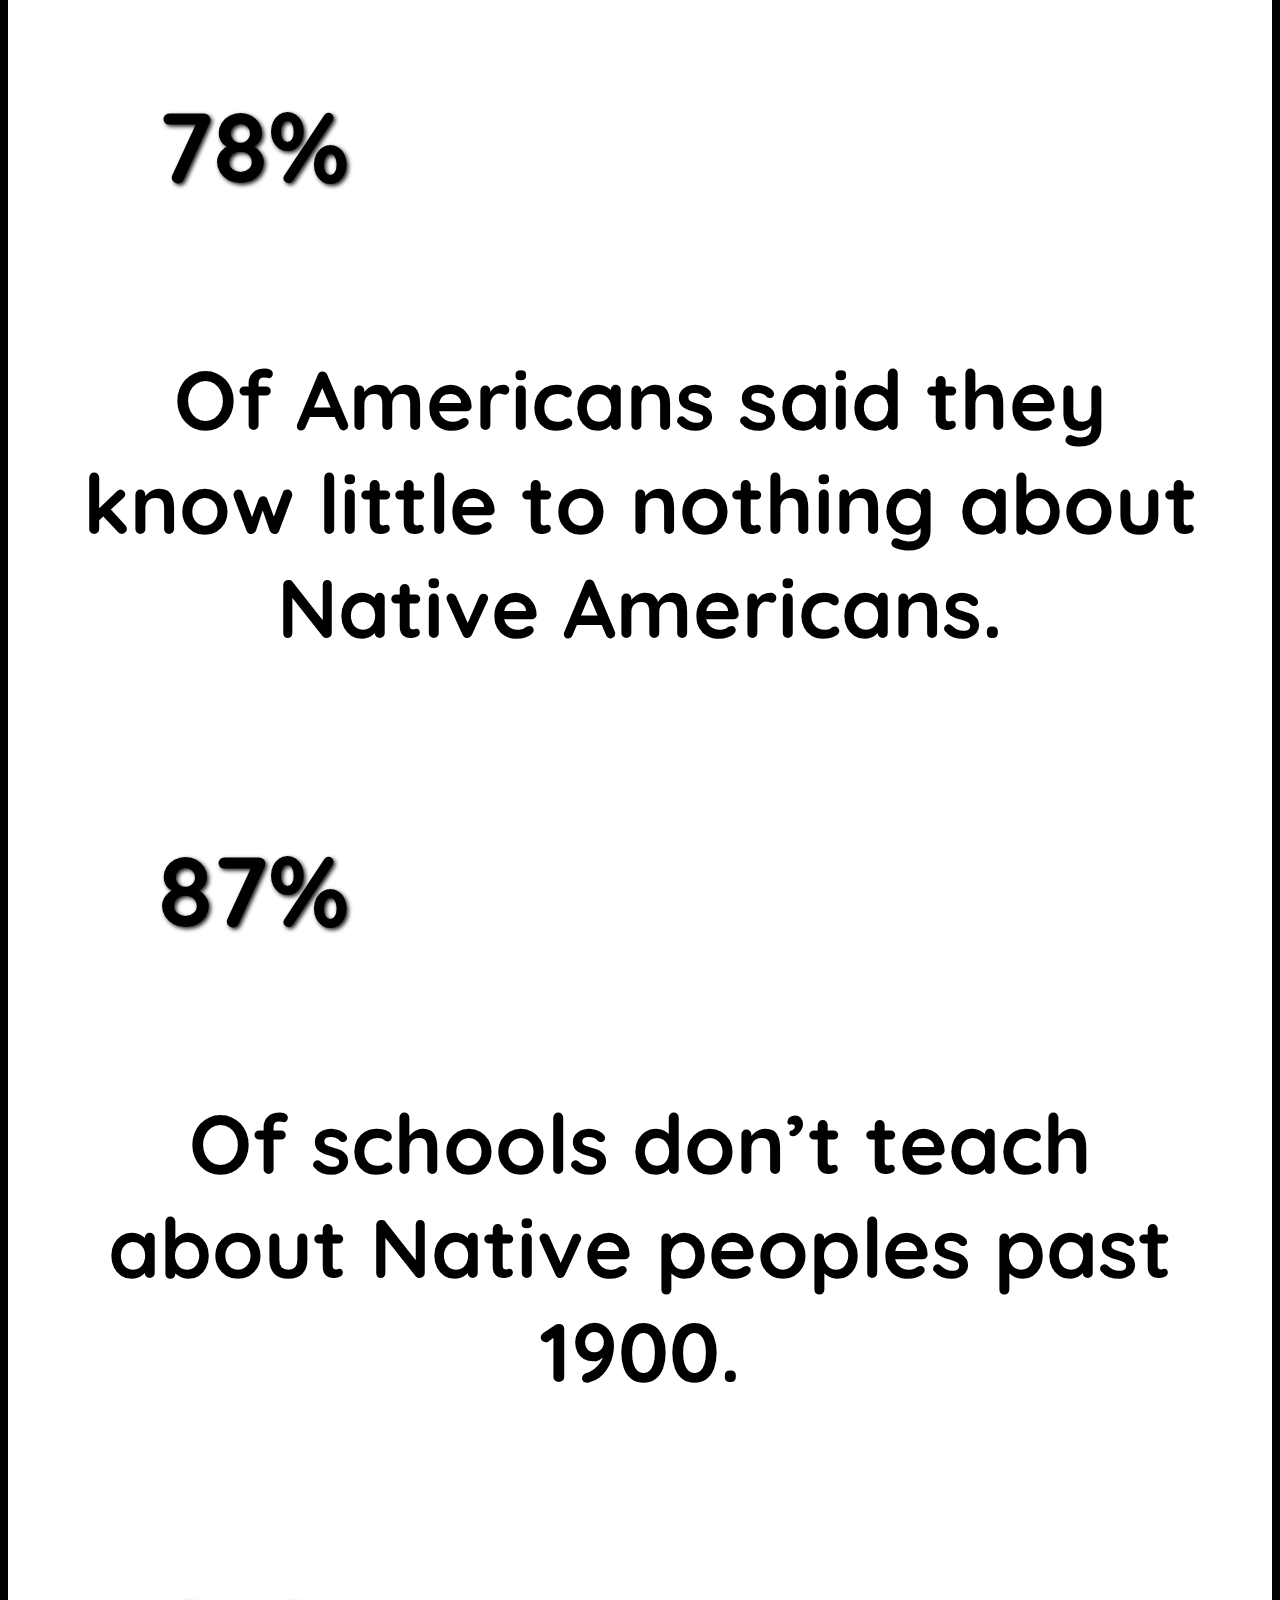
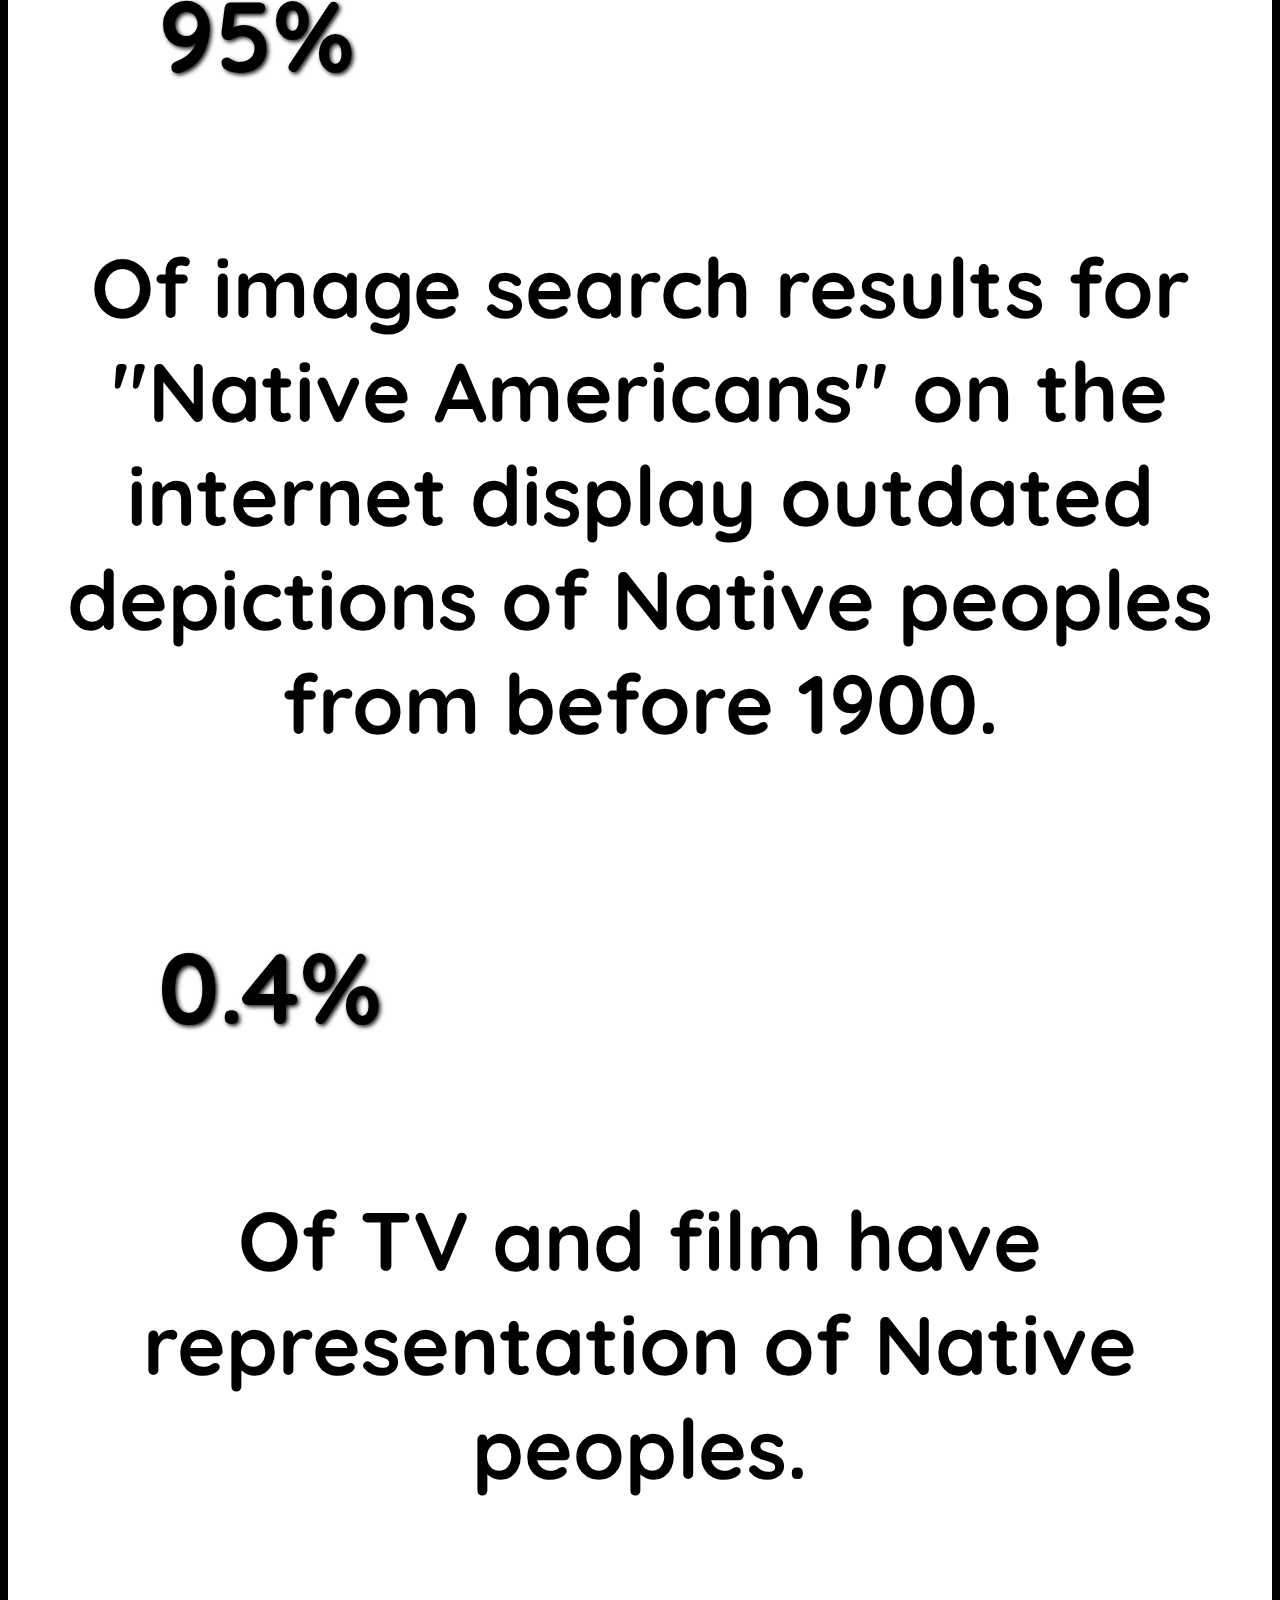
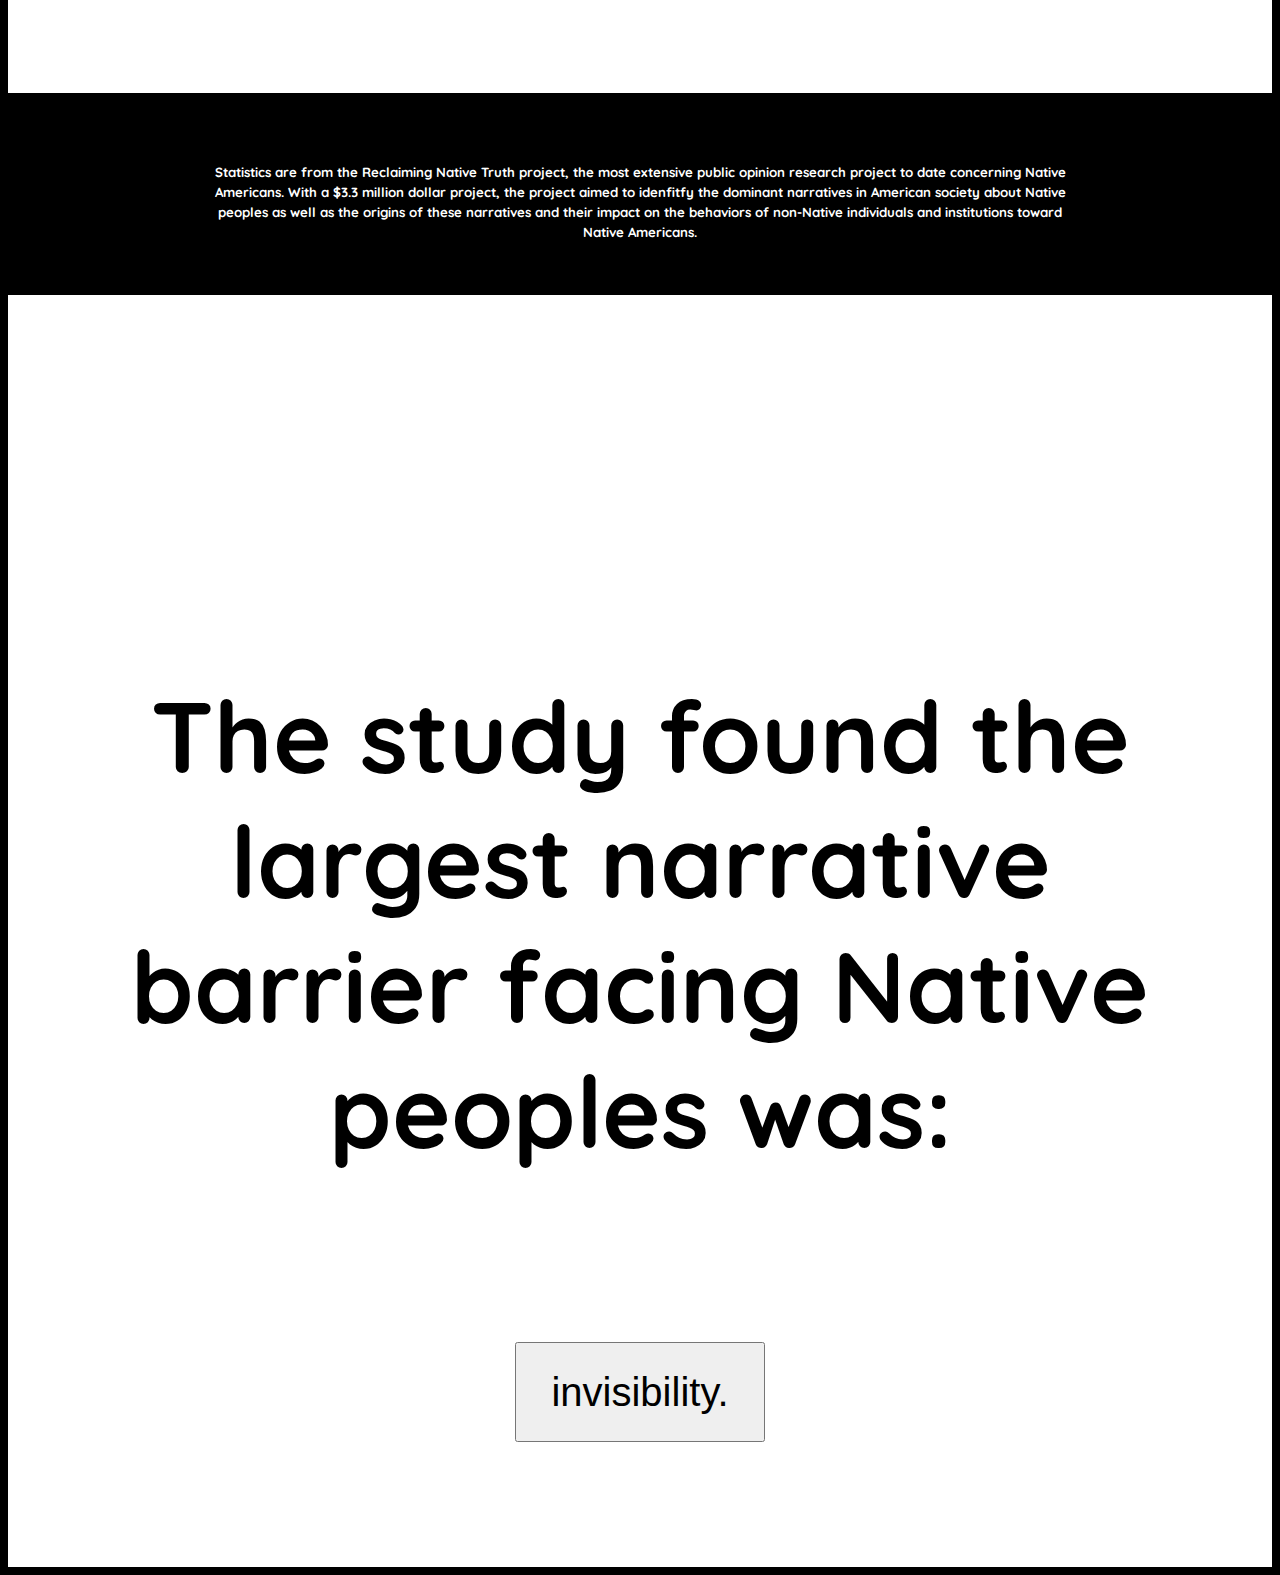
<file: whatiserasure.html>
<!doctype html>
<html lang="en">
  <head>
    <meta charset="utf-8">
    <meta name="viewport" content="width=device-width, initial-scale=1">
    <meta name="description" content="citations I used">
    <meta name="author" content="Dani Generous">
    <title>What is erasure?</title>

    <!-- LOAD BOOTSTRAP CSS - DO NOT DELETE -->
            <link href="https://cdn.jsdelivr.net/npm/bootstrap@5.3.2/dist/css/bootstrap.min.css" rel="stylesheet" integrity="sha384-T3c6CoIi6uLrA9TneNEoa7RxnatzjcDSCmG1MXxSR1GAsXEV/Dwwykc2MPK8M2HN" crossorigin="anonymous">
    <!-- END LOADING BOOTSTRAP CSS -->

<link rel="preconnect" href="https://fonts.googleapis.com">
<link rel="preconnect" href="https://fonts.gstatic.com" crossorigin>
<link href="https://fonts.googleapis.com/css2?family=Alegreya+Sans:ital,wght@0,100;0,300;1,300&family=Poppins:wght@100;200;300;500&family=Quicksand&display=swap" rel="stylesheet">
<link rel="preconnect" href="https://fonts.googleapis.com">
<link rel="preconnect" href="https://fonts.gstatic.com" crossorigin>
<link href="https://fonts.googleapis.com/css2?family=Alegreya+Sans:ital,wght@0,100;0,300;1,300&family=Poppins:wght@100;200;300;500&family=Quicksand:wght@400;700&display=swap" rel="stylesheet">
    
    <!-- Custom styles -->
    <link href="style.css" rel="stylesheet">
  </head>
  <body>
    <!-- Navbar -->
<!-- Navbar -->
<nav class="navbar navbar-expand-lg navbar-light bg-light">
  <div class="container-fluid">
    <a class="navbar-brand" href="index.html">Combating Erasure</a>
    <button class="navbar-toggler" type="button" data-bs-toggle="collapse" data-bs-target="#navbarSupportedContent" aria-controls="navbarSupportedContent" aria-expanded="false" aria-label="Toggle navigation">
      <span class="navbar-toggler-icon"></span>
    </button>
    <div class="nav"> 
      <div class="collapse navbar-collapse" id="navbarSupportedContent">
        <ul class="navbar-nav me-auto mb-2 mb-lg-0">
          <li class="nav-item">
            <a class="nav-link " aria-current="page" href="index.html">Home</a>
          </li>
          <li class="nav-item">
            <a class="nav-link active" href="whatiserasure.html">What is Erasure?</a>
          </li>
          <li class="nav-item">
            <a class="nav-link" href="combatingerasure.html">Combating Erasure</a>
          </li>
          <li class="nav-item">
            <a class="nav-link" href="resources.html">Resources</a>
          </li>
          <li class="nav-item">
            <a class="nav-link" href="Citations.html">Citations</a>
          </li>
        </ul>
      </div>
    </div>
  </div>
</nav>


<!-- Navbar -->

<div>
  <div class="black">
  <div class="row">
    <div class="col-md-3">
    <img id="imageone" src="images/1.1.png" alt="collage of hurtful instances of erasure" class="img-fluid">
    </div>
    <div class="col-md-6">
      <div class="define">
       <img src="images/defineit.png" alt="definition of erasure poetry" class="img-fluid">
       <br>
       <br>
       <br>
       <br>
       <h3>TOTAL DESTRUCTION, WIPING OUT.</h3>
     </div>
    </div>
    <div class="col-md-3">
    <img src="images/2.1.png" alt="collage of hurtful instances of erasure" class="img-fluid">
  </div>
</div>
</div>



<div class="white">
<div class="container">
  <div class="row">
    <div class="col-md-12">
   <h1 id="displace"> Important Dates</h1>
 </div>
</div>
</div>


<!--timeline section-->

<div class="container">
    <div class="row">
        <div class="col-3">
            <p>
                <button class="btn btn-primary compact-btn shifted-btn" type="button" data-bs-toggle="collapse" data-bs-target="#collapseAppropriations" aria-expanded="false" aria-controls="collapseAppropriations" id="appropriations">
                    Indian Appropriations Act
                </button>
            </p>
            <div class="collapse" id="collapseAppropriations">
                <div class="card card-body"> 
The Indian Appropriations Act, enacted by Congress, establishes the Indian reservation system. This system confines Native Americans to designated areas known as reservations. Native Americans were not permitted to leave these areas without obtaining permission. <a href="https://www.history.com/topics/native-american-history/indian-reservations">Read more.</a>

                </div>
            </div>
        </div>
        <div class="col-3">
            <p>
                <button class="btn btn-primary compact-btn shifted-btn" type="button" data-bs-toggle="collapse" data-bs-target="#collapseBattleLB" aria-expanded="false" aria-controls="collapseBattleLB" id="battlelb">
                    Battle of the Little Bighorn
                </button>
            </p>
            <div class="collapse" id="collapseBattleLB">
                <div class="card card-body">
                    
In 1876, the Battle of the Little Bighorn occured near the Little Bighorn River in Montana Territory. The conflict involved federal troops commanded by Lieutenant Colonel George Armstrong Custer and a coalition of Lakota Sioux and Cheyenne warriors. Tensions had been high since the discovery of gold on Native American lands, so when several tribes failed to meet a federal relocation deadline, the U.S. Army--including Custer and the 7th Cavalry--were sent to confront them. U.S. forces were unaware of the number of Indian warriors under Sitting Bull's command, Custer's forces were outnumbered and overwhelmed, resulting in the historic event known as Custer's Last Stand.<a href="https://www.history.com/topics/native-american-history/battle-of-the-little-bighorn" class="read-more-link">Read more.</a>
                </div>
            </div>
        </div>
        <div class="col-3">
            <p>
                <button class="btn btn-primary compact-btn shifted-btn" type="button" data-bs-toggle="collapse" data-bs-target="#collapseDawes" aria-expanded="false" aria-controls="collapseDawes" id="dawes">
                    Dawes Act
                </button>
            </p>
            <div class="collapse" id="collapseDawes">
                <div class="card card-body">
                   In an attempt to assimilate Native Americans, President Grover Cleveland signed the Dawes Severalty Act, ending tribal control of reservations and dividing their land into individual holdings. The act allowed the president to divide reservations into privately owned plots, with men receiving 160 acres, single adult men getting 80 acres, boys receiving 40 acres and women receiving no land. Motivated by a desire for native territory, the act resulted in the loss of 86 million acres, or 62 percent of pre-1887 Indian holdings. The promised benefits for Native Americans do not materialize. Despite resistance from tribes, the Dawes Act remained in force for over four decades until the Wheeler-Howard Act of 1934 saught to restore tribal control and cultural autonomy.<a href="https://www.history.com/this-day-in-history/cleveland-signs-the-dawes-severalty-act" class="read-more-link">Read more.</a>
                </div>
            </div>
        </div>
        <!-- Add a new set of div elements for the new button here -->
        <div class="col-3">
            <p>
                <button class="btn btn-primary compact-btn shifted-btn" type="button" data-bs-toggle="collapse" data-bs-target="#collapseNewButton" aria-expanded="false" aria-controls="collapseNewButton" id="newButton">
                    The Alcatraz Indian Occupation
                </button>
            </p>
            <div class="collapse" id="collapseNewButton">
                <div class="card card-body">
                    In 1971, a collective of Native Americans from the San Francisco Bay area, identifying as the "Indians of All Tribes," set forth to Alcatraz Island with the goal of establishing an Indian school, cultural center, and museum. Asserting their right to the island based on the concept of "discovery," drawing a parallel to the European colonization of North America, they declared Alcatraz as rightfully theirs. However, on June 11, 1971, armed federal marshals intervened, leading to the removal of the last remaining Indian occupants from the island.
                    <a href="https://www.history.com/news/native-american-activists-occupy-alcatraz-island-45-years-ago">Read more.</a>

                </div>
            </div>
        </div>
    </div>
</div>


      <!--timeline image-->
      <div class="container">
          <div class="row">
              <div class="col-md-12">
                  <img src="images/timeline.png" alt="timeline of historic events" class="img-fluid">
              </div>
          </div>
      </div>
  <!--end timeline image-->
<div class="container">
    <div class="row">
        <div class="col-2">
            <p>
               <button class="btn btn-primary compact-btn shifted-btn" type="button" data-bs-toggle="collapse" data-bs-target="#collapseTrailOfTears" aria-expanded="false" aria-controls="collapseTrailOfTears" id="newTrailOfTears">
                    Trail of Tears
                </button>
            </p>
            <div class="collapse" id="collapseTrailOfTears">
                <div class="card card-body">
                   With only 2,000 Cherokees voluntarily relocating from their lands in Georgia to cross the Mississippi River, President Martin Van Buren employed General Winfield Scott and 7,000 troops to expedite the process. Cherokees were held at gunpoint and forced to march 1,200 miles. The harrowing journey resulted in the deaths of over 5,000 Cherokee individuals. This tragic event and the immense loss of life during the journey, became recognized as the Trail of Tears. <a href="https://www.history.com/topics/native-american-history/trail-of-tears" class="read-more-link">Read more.</a>
                </div>
            </div>
        </div>
        <div class="col-2">
            <p>
                <button class="btn btn-primary compact-btn shifted-btn" type="button" data-bs-toggle="collapse" data-bs-target="#collapsesand" aria-expanded="false" aria-controls="collapsesand" id="sand">
                    Sand Creek Massacre
                </button>
            </p>
            <div class="collapse" id="collapsesand">
                <div class="card card-body">
                    In 1864, Colonel John Chivington and his Colorado volunteers massacred Southern Cheyenne and Arapahoe Native Americans at Sand Creek, Colorado. The conflict arose from tensions over control of the Great Plains, exacerbated by the Treaty of Fort Wise's failure to sustain tribes. Chivington's troops attacked Chief Black Kettle's band on November 29, 1864, resulting in the deaths of 148 Native Americans--predominantly women and children. Although initially praised, the massacre later faced condemnation as the truth emerged. Chivington resigned, and Black Kettle continued peace efforts, leading his followers to a new reservation in Indian Territory in 1865.
                    <a href="https://www.history.com/this-day-in-history/sand-creek-massacre" class="read-more-link">Read more.</a>
                </div>
            </div>
        </div>
        <div class="col-2">
            <p>
                <button class="btn btn-primary compact-btn shifted-btn" type="button" data-bs-toggle="collapse" data-bs-target="#collapseboarding" aria-expanded="false" aria-controls="collapseboarding" id="boarding">
                   First Boarding School 
                </button>
            </p>
            <div class="collapse" id="collapseboarding">
                <div class="card card-body">
                    In the late 19th century, the U.S. government forcibly sent Native American children to "assimilation" boarding schools with the goal of eradicating their cultural identity. This harsh approach aimed to "kill the Indian in him, and save the man," as expressed by U.S. cavalry captain Richard Henry Pratt, the founder of Carlisle Indian Industrial School in Pennsylvania. Students faced deadly infections, and nearly 200 children were buried at Carlisle between 1879 and 1918. These boarding schools as part of broader assimilation attempt forbade Native languages and practices, giving children entirely new names and identities.
                    <a href="https://www.history.com/news/how-boarding-schools-tried-to-kill-the-indian-through-assimilation" class="read-more-link">Read more.</a> 
                </div>
            </div>
        </div>
        <div class="col-2">
            <p>
                <button class="btn btn-primary compact-btn shifted-btn" type="button" data-bs-toggle="collapse" data-bs-target="#collapseWounded" aria-expanded="false" aria-controls="collapseWounded" id="Wounded">
                    Wounded Knee
                </button>
            </p>
            <div class="collapse" id="collapseWounded">
                <div class="card card-body">
                    On December 29, 1890, the U.S. Army's 7th Cavalry surrounded a group of Ghost Dancers and demanded their surrender. Led by Chief Big Foot, a fight erupted, leading to the death of approximately 150 Native Americans. Nearly half of the casualties were women and children, conversely, 25 U.S. cavalrymen died that day. Originally termed a "battle," in reality it was a massacre that marked one of the final tragic episodes in the Indian Wars.  <a href="https://www.history.com/topics/native-american-history/wounded-knee" class="read-more-link">Read more.</a> 
                </div>
            </div>
        </div>
        <!-- Add a new set of div elements for the new button here -->
        <div class="col-2">
            <p>
                <button class="btn btn-primary compact-btn shifted-btn" type="button" data-bs-toggle="collapse" data-bs-target="#collapseNewButton2" aria-expanded="false" aria-controls="collapseNewButton2" id="newButton2">
                    Wounded Knee Occupation

                </button>
            </p>
            <div class="collapse" id="collapseNewButton2">
                <div class="card card-body">
                
In 1973, American Indian Movement members occupied Wounded Knee to protest historical injustices and poor living conditions on the Pine Ridge Reservation. Lasting 71 days, the standoff resulted in two deaths. AIM leaders surrendered after securing promises of investigations. Post-occupation, violence persisted, leading to more confrontations. In a 1975 shoot-out where two FBI agents and a Native man died. 
 <a href="https://www.history.com/topics/native-american-history/wounded-knee" class="read-more-link">Read more.</a> 
                        </div>
                    </div>
                </div>
            </div>
        </div>
    </div>
</div>
    <br>
    <br>

<div class="container">
  <div class="row">
    <div class="col-6">
      <div class="stat">
        <h4>
          Following the 15th century and the arrival of white settlers, indigenous Americans were subject to displacement, enslavement, and murder at the hands of colonizers.
        </h4>
      </div>
      <div class="italic">
        <h5>"Between 1492 and 1880, between 2 and 5.5 million Native Americans were enslaved in the Americas in addition to 12.5 million African slaves."</h5>
      </div>
      <br>
      <h5 id="quoted">-(Dr. Fisher as qtd. in Kiley, 2017)</h5>
    </div>
    
    <div class="col-6">
      <div class="italic">
        <h4 id="whatis2">
          "Erasure is manifest today in harmful policies, practices, stereotypes, and behaviors that brand Native people as disposable"
        <br>
        <br>
          "It has been said that Indigenous People are vulnerable. We can say unequivocally that we are not. We are targeted, marginalized, and silenced.
        
         </h4>
         <br>
         <br>
         <h5 id="quotedtwo">-In the Boston Globe piece, "The Erasure of Indigenous People’s History," authored by Dawn Neptune Adams, Maulian Dana, and Mishy Lesser</h5>
      </div>
    </div>
  </div>
</div>
<!--end quotes-->
<div class="container">
    <div class="col-md-12">
      <img id="hey" src="imagess/pratt.png" alt="Image of artist and activist John Trudell" class="img-fluid"> 
        <p id="hi">Text from Jacqueline Emery, Recovering Native American Writings in the Boarding School Press (2017)</p>
    </div>
</div>


<!--end timeline section-->


<div class="row grey2">
    <div class="col-md-3">
        <div class="statone">
            <h1>78%</h1>
            <h5>Of Americans said they know little to nothing about Native Americans.</h5>
        </div>
    </div>
    <div class="col-md-3">
        <div class="statone">
            <h1>87%</h1>
            <h5>Of schools don’t teach about Native peoples past 1900.</h5>
        </div>
    </div>
    <div class="col-md-3">
        <div class="statone">
            <h1>95%</h1>
            <h5>Of image search results for "Native Americans" on the internet display outdated depictions of Native peoples from before 1900. </h5>
        </div>
    </div>
    <div class="col-md-3">
        <div class="statone">
            <h1>0.4%</h1>
            <h5>Of TV and film have representation of Native peoples.</h5>
        </div>
    </div>
</div>



<div class="grey1">
<div class="row">
  <div class="col-12">
    <h5 id="numbers">Statistics are from the Reclaiming Native Truth project, the most extensive public opinion research project to date concerning Native Americans. With a $3.3 million dollar project, the project aimed to idenfitfy the dominant narratives in American society about Native peoples as well as the origins of these narratives and their impact on the behaviors of non-Native individuals and institutions toward Native Americans.</h5>
        </div>
    </div>
</div>

<div class="row">
  <div class="col-12">
    <div class="grey2">
    <br>
    <h4 id="studyfax">The study found the largest narrative barrier facing Native peoples was:</h4>
 <button type="button" id="narrativebarrierbutton" class="btn btn-light">invisibility.</button>            <br>
            <br>
  </div>
</div>
</div>



<!-- LOAD BOOTSTRAP JAVASCRIPT - DO NOT DELETE BELOW -->
  <script src="https://cdn.jsdelivr.net/npm/bootstrap@5.3.2/dist/js/bootstrap.bundle.min.js" integrity="sha384-C6RzsynM9kWDrMNeT87bh95OGNyZPhcTNXj1NW7RuBCsyN/o0jlpcV8Qyq46cDfL" crossorigin="anonymous"></script>
<!-- DO NOT DELETE ABOVE - END LOADING BOOTSTRAP JAVASCRIPT -->
      
  </body>
</html>
</file>
<file: style.css>
/* ADD YOUR CUSTOM CSS TO THIS FILE */
body {font-family: 'Quicksand'; background: black}
#title {color: white;text-align: center; padding: 250px; font-size: 80px; }
#hey {height:1200px; width;auto; padding-left: 180px; padding-top: 30px}
#hi {color:white; text-align: center; padding-top: 10px; padding-bottom: 10px}
.btn-primary {
    --bs-btn-color: #fff ;
    --bs-btn-bg: #000 ;
    --bs-btn-border-color: #000 ;
    --bs-btn-hover-color: #fff ;
    --bs-btn-hover-bg: #dc7435 ;
    --bs-btn-hover-border-color: #dc7435;
    --bs-btn-focus-shadow-rgb: 49,132,253;
    --bs-btn-active-color: #fff;
    --bs-btn-active-bg: #dc7435;
    --bs-btn-active-border-color: #dc7435;
    --bs-btn-active-shadow: inset 0 3px 5px rgba(0, 0, 0, 0.125);
    --bs-btn-disabled-color: #fff;
    --bs-btn-disabled-bg: #dc7435;
    --bs-btn-disabled-border-color: #dc7435; 
}

.statone {padding-bottom: 55px;}

.pagetitle {text-align: center; padding-top: 50px; padding-bottom: 50px}
#midge {color:white; padding-left: 810px; padding-top: 130px; font-style: italic;
}
#home {padding-right: 410px; font-weight: bold; font-size: 16px}
.resource-title {font-size: 20px; padding-bottom: 5px; font-weight: bolder}
#what {padding-top:20px; font-weight: bold; text-align: center; font-size: 50px; background: white !important; color:black}
.black {background:black}
.define {background: black; padding-bottom: 100px; color:white;text-align: center}

#displace {text-align: center; padding-top:45px; padding-bottom: 50px}
.white{background: white}

#getlow {padding-top: 20px}

#redskins {height:300px; width:auto; margin-top: -80px}
#redskins2 {height:300px; width:auto; margin-top: -80px}
#squaw {height:220px; width:auto;}
#omaha {height:220px; width:auto;}
#lando {height:220px; width:auto;padding-bottom: 50px; padding-top: 20px}
#lando2 {height:220px; width:auto; padding-bottom: 50px; padding-top: 20px}
.smaller {height:200px; width:auto; background: white !important}
#centerher {text-align: center; padding-bottom: 40px}
.titleimage {background:black}
#erase {padding-top:20px;font-style: italic; font-size: 30px; padding-bottom: 20px;}
#pledge {padding-top: 100px}
#mla {margin-left: 300px}
.stat {padding-top: 50px; color:white; padding-bottom: 50px}

.whatistext {text-align: center; background: rgba(0, 0, 0, 0.9); color: white;}

.italic {font-style: italic; padding-top:20px; font-size: 20px; padding-bottom: 40px; color: white }
#quoted {color:white}
#quotedtwo {font-style: normal !important; }
.grey2{background: white; text-align: center; padding-top:120px;  font-size:100px; padding-left: 50px; padding-right:50px}

.grey1 {background:black; color:white; margin-top: 10px ;padding-top: 100px; padding-bottom: 30px; text-align:center}
#imageone {padding-left:0px}
#invisibility {text-shadow: 2px 2px 4px rgba(0, 0, 0, 0.9); font-size:40px; text-align: center}

#collage1 { ; 
  height: auto;}

.fixed-image-container img {
      width: 90%; 
      object-fit: contain;
      padding-top: 80px;
      padding-bottom:50px; 
    margin-top: 0;}

#whatis2 {padding-top: 40px; font-size:20px; color: white; padding-bottom: 60px}

.col-2 .collapse .card-body {
    max-width: 100%; /* Set the maximum width to 100% */
    width: 300px; /* Set the desired width (adjust as needed) */
    padding: 15px; /* Adjust padding as needed for better readability */
    margin: 0; /* Remove any default margin */
    text-align: left;}

.statone h1 {
  margin-top: -25px;
background:white; margin-bottom:50px;
  text-align: left;
  padding-left: 100px; padding-right: 250px; 
  font-size:100px;
  text-shadow: 2px 2px 4px rgba(0, 0, 0, 0.9);
}

#narrativebarrierbutton {width: 250px;
    height: 100px;
    font-size: 40px;
    --bs-btn-color: #fff;
    --bs-btn-bg: #fff;
    --bs-btn-border-color: #f8f9fa;
    --bs-btn-hover-color: #000000;
    --bs-btn-hover-bg: #fff;
    --bs-btn-hover-border-color: #fff;
    --bs-btn-focus-shadow-rgb: 211,212,213;
    --bs-btn-active-color: #000;
    --bs-btn-active-bg: #c6c7c8;
    --bs-btn-active-border-color: #babbbc;
    --bs-btn-active-shadow: inset 0 3px 5px rgba(0, 0, 0, 0.125);
    --bs-btn-disabled-color: #000;
    --bs-btn-disabled-bg: #f8f9fa;
    --bs-btn-disabled-border-color: #f8f9fa;}
#numbers {padding-left: 200px; padding-right: 200px; margin-top:-40px;line-height: 1.5; }
#carouselExampleCaptions {
  max-width: 60%; 
  margin: auto; }

.carousel-inner img {
  max-width: 100%;
  height: auto;
}

#seventy {text-align: left}

#newTrailOfTears {
    padding: 10px 20px; margin-top: -20px;
    margin-left: 10px !important;  --bs-btn-color: #fff ;
    --bs-btn-bg: #000 ;
    --bs-btn-border-color: #000 ;
    --bs-btn-hover-color: #fff ;
    --bs-btn-hover-bg: #dc7435 ;
    --bs-btn-hover-border-color: #dc7435;
    --bs-btn-focus-shadow-rgb: 49,132,253;
    --bs-btn-active-color: #fff;
    --bs-btn-active-bg: #dc7435;
    --bs-btn-active-border-color: #dc7435;
    --bs-btn-active-shadow: inset 0 3px 5px rgba(0, 0, 0, 0.125);
    --bs-btn-disabled-color: #fff;
    --bs-btn-disabled-bg: #dc7435;
    --bs-btn-disabled-border-color: #dc7435; 
}

#newButton {padding: 10px 8px;
    margin: 0; margin-top: 20px;
   margin-right: 30px !important;  --bs-btn-color: #fff ;
    --bs-btn-bg: #000 ;
    --bs-btn-border-color: #000 ;
    --bs-btn-hover-color: #fff ;
    --bs-btn-hover-bg: #dc7435 ;
    --bs-btn-hover-border-color: #dc7435;
    --bs-btn-focus-shadow-rgb: 49,132,253;
    --bs-btn-active-color: #fff;
    --bs-btn-active-bg: #dc7435;
    --bs-btn-active-border-color: #dc7435;
    --bs-btn-active-shadow: inset 0 3px 5px rgba(0, 0, 0, 0.125);
    --bs-btn-disabled-color: #fff;
    --bs-btn-disabled-bg: #dc7435;
    --bs-btn-disabled-border-color: #dc7435; }

#sand {padding: 10px 8px;
    margin: 0;    margin-top: -20px;
     margin-left: 20px !important; width: 200px;  --bs-btn-color: #fff ;
    --bs-btn-bg: #000 ;
    --bs-btn-border-color: #000 ;
    --bs-btn-hover-color: #fff ;
    --bs-btn-hover-bg: #dc7435 ;
    --bs-btn-hover-border-color: #dc7435;
    --bs-btn-focus-shadow-rgb: 49,132,253;
    --bs-btn-active-color: #fff;
    --bs-btn-active-bg: #dc7435;
    --bs-btn-active-border-color: #dc7435;
    --bs-btn-active-shadow: inset 0 3px 5px rgba(0, 0, 0, 0.125);
    --bs-btn-disabled-color: #fff;
    --bs-btn-disabled-bg: #dc7435;
    --bs-btn-disabled-border-color: #dc7435; }

 #boarding {
 	padding: 10px 8px;
    margin: 0;    margin-top: -20px;
    margin-left: 100px !important; width: 200px;  --bs-btn-color: #fff ;
    --bs-btn-bg: #000 ;
    --bs-btn-border-color: #000 ;
    --bs-btn-hover-color: #fff ;
    --bs-btn-hover-bg: #dc7435 ;
    --bs-btn-hover-border-color: #dc7435;
    --bs-btn-focus-shadow-rgb: 49,132,253;
    --bs-btn-active-color: #fff;
    --bs-btn-active-bg: #dc7435;
    --bs-btn-active-border-color: #dc7435;
    --bs-btn-active-shadow: inset 0 3px 5px rgba(0, 0, 0, 0.125);
    --bs-btn-disabled-color: #fff;
    --bs-btn-disabled-bg: #dc7435;
    --bs-btn-disabled-border-color: #dc7435; 
 }
 #erasurepoem {margin-top: 20px; margin-bottom: 600px;}

#button1 {margin-left: 340px;font-weight: bold; padding: 10px 10px;}

#button2 {margin-left: 20px; font-weight: bold; padding: 10px 10px}

#button3 {margin-left: 20px; font-weight: bold; padding: 10px 10px}

 a {
  text-decoration: none;
  display: inline-block;
  padding: 8px 16px;
}

a:hover {
  background-color: #ddd;
  color: black;
}

.previous {
  background-color: #f1f1f1;
  color: black;
}


.previous-link{ 
  color:black; margin-right: 5000px; 
  font-size: 24px; 
  text-decoration: none;
  display: inline-block;
  padding: 10px 18px;
}
#poca {color:white; text-align:center; padding-left: 300px; padding-right: 300px; padding-top: 50px; padding-bottom: 50px; font-size: 20px}

#seeit {text-align: center; color: white;  padding-bottom: 50px}
.custom-buttons .btn { justify-content: center; align-content: center; --bs-btn-color: rgba(0, 0, 0, 0.9);
    --bs-btn-bg: #fff;
    --bs-btn-border-color: #000000;
    --bs-btn-hover-color: rgba(0, 0, 0, 0.9);
    --bs-btn-hover-bg: #dc7435;
    --bs-btn-hover-border-color: #dc7435;
    --bs-btn-focus-shadow-rgb: 49,132,253;
    --bs-btn-active-color: #fff;
    --bs-btn-active-bg: #dc7435;
    --bs-btn-active-border-color: #dc7435;
    --bs-btn-active-shadow: inset 0 3px 5px rgba(0, 0, 0, 0.125);
    --bs-btn-disabled-color: #fff;
    --bs-btn-disabled-bg: #dc7435;
    --bs-btn-disabled-border-color: #495057; padding-bottom:100px } 

#Wounded {padding: 10px 8px;
    margin: 0;  margin-top: -20px;
    margin-left: 180px !important; width: 200px; --bs-btn-color: #fff ;
    --bs-btn-bg: #000 ;
    --bs-btn-border-color: #000 ;
    --bs-btn-hover-color: #fff ;
    --bs-btn-hover-bg: #dc7435 ;
    --bs-btn-hover-border-color: #dc7435;
    --bs-btn-focus-shadow-rgb: 49,132,253;
    --bs-btn-active-color: #fff;
    --bs-btn-active-bg: #dc7435;
    --bs-btn-active-border-color: #dc7435;
    --bs-btn-active-shadow: inset 0 3px 5px rgba(0, 0, 0, 0.125);
    --bs-btn-disabled-color: #fff;
    --bs-btn-disabled-bg: #dc7435;
    --bs-btn-disabled-border-color: #dc7435; 
 }

#battlelb {padding: 10px 8px;
    margin: 0;    margin-top: 20px;
   margin-left: 70px !important; --bs-btn-color: #fff ;
    --bs-btn-bg: #000 ;
    --bs-btn-border-color: #000 ;
    --bs-btn-hover-color: #fff ;
    --bs-btn-hover-bg: #dc7435 ;
    --bs-btn-hover-border-color: #dc7435;
    --bs-btn-focus-shadow-rgb: 49,132,253;
    --bs-btn-active-color: #fff;
    --bs-btn-active-bg: #dc7435;
    --bs-btn-active-border-color: #dc7435;
    --bs-btn-active-shadow: inset 0 3px 5px rgba(0, 0, 0, 0.125);
    --bs-btn-disabled-color: #fff;
    --bs-btn-disabled-bg: #dc7435;
    --bs-btn-disabled-border-color: #dc7435; }

#dawes {padding: 10px 20px;
    margin: 0;    margin-top: 20px;
   margin-left: 90px !important; --bs-btn-color: #fff ;
    --bs-btn-bg: #000 ;
    --bs-btn-border-color: #000 ;
    --bs-btn-hover-color: #fff ;
    --bs-btn-hover-bg: #dc7435 ;
    --bs-btn-hover-border-color: #dc7435;
    --bs-btn-focus-shadow-rgb: 49,132,253;
    --bs-btn-active-color: #fff;
    --bs-btn-active-bg: #dc7435;
    --bs-btn-active-border-color: #dc7435;
    --bs-btn-active-shadow: inset 0 3px 5px rgba(0, 0, 0, 0.125);
    --bs-btn-disabled-color: #fff;
    --bs-btn-disabled-bg: #dc7435;
    --bs-btn-disabled-border-color: #dc7435; }

#appropriations {padding: 10px 8px;
    margin: 0; margin-top: 20px;
     margin-left: 100px !important; --bs-btn-color: #fff ;
    --bs-btn-bg: #000 ;
    --bs-btn-border-color: #000 ;
    --bs-btn-hover-color: #fff ;
    --bs-btn-hover-bg: #dc7435 ;
    --bs-btn-hover-border-color: #dc7435;
    --bs-btn-focus-shadow-rgb: 49,132,253;
    --bs-btn-active-color: #fff;
    --bs-btn-active-bg: #dc7435;
    --bs-btn-active-border-color: #dc7435;
    --bs-btn-active-shadow: inset 0 3px 5px rgba(0, 0, 0, 0.125);
    --bs-btn-disabled-color: #fff;
    --bs-btn-disabled-bg: #dc7435;
    --bs-btn-disabled-border-color: #dc7435; }

#newButton2 {padding: 10px 8px;
    margin: 0;  margin-top: -20px;
     margin-left: 260px !important; width: 230px;  --bs-btn-color: #fff ;
    --bs-btn-bg: #000 ;
    --bs-btn-border-color: #000 ;
    --bs-btn-hover-color: #fff ;
    --bs-btn-hover-bg: #dc7435 ;
    --bs-btn-hover-border-color: #dc7435;
    --bs-btn-focus-shadow-rgb: 49,132,253;
    --bs-btn-active-color: #fff;
    --bs-btn-active-bg: #dc7435;
    --bs-btn-active-border-color: #dc7435;
    --bs-btn-active-shadow: inset 0 3px 5px rgba(0, 0, 0, 0.125);
    --bs-btn-disabled-color: #fff;
    --bs-btn-disabled-bg: #dc7435;
    --bs-btn-disabled-border-color: #dc7435; }

.description {line-height: 1.8; padding-bottom: 40px; padding-top:20px;}

#johnphoto1 {padding-left: 20px; }

#johnphoto {margin-top: -110px; padding-right: 70px; padding-top: 100px; }
#johnvideo {margin-left: 850px; height:500px; width:auto; padding-top:40px}
#johnsbutton {margin-top: -325px; margin-left: 190px}

#johnquote2 {text-align: center; padding-left: 300px; padding-right: 300px; line-height: 1.8; font-style: italic;}
#poemby {text-align: center; color: white; padding-bottom: 20px}

#crytitle {color:whitesmoke; font-size: 50px; text-align: center; padding-top: 50px; padding-bottom: 20px}

#johnquote {font-style: italic; font-size: 15px;  letter-spacing: 1.5px; text-align: center; padding-top: 120px; padding-right: 50px}
#buffy {text-align: center; padding-top: 10px; padding-right: 60px}
.timeline-item {
  display: flex;
  align-items: center;
  margin-bottom: 20px;
}

#whosaidjessewente {text-align: center;
  padding-bottom: 10px;}

#quotebyjesse {  text-align: center; padding-top: 50px;
  line-height: 1.8;
  font-style: italic;}

#delbertmainpic {height:700px; width:auto;}

#delbertquote {font-style: italic; font-size: 15px;  letter-spacing: 1.5px; text-align: center; padding-top: 40px}
#iddelbert {text-align: center}
#virgilquote {font-style: italic; font-size: 15px;  letter-spacing: 1.5px; text-align: center; padding-top: 50px}
#whosaidit {text-align: center; padding-top: 10px}

.collapse:not(.show) {
  display: none;
}


#virgilpic1 {
  margin-top: -100px;
  padding-bottom: 40px;
  height: 850px;
  width: auto;
  padding-left: 10px;
}

#delbertvid {
  height: 200px;
  width: auto;
  padding-left: 30px;
  margin-top: 50px;
}

#delbertpic {
  height: 270px;
  width: auto;
  padding-left: 30px;
}

#hulleahquote {
  font-style: italic;
  font-size: 15px;
  letter-spacing: 1.5px;
  margin-top: 50px;
  text-align: center;
}

#whosaidhulleah {
  text-align: center;
  padding-bottom: 10px;
}

.collapsing {
  height: 0;
  overflow: hidden;
}

#lynquote {
  font-style: italic;
  font-size: 15px;
  letter-spacing: 1.5px;
  margin: 50px;
}

.timeline-item .timeline-date {
  margin-right: 20px;
  font-size: 1.2rem;
}

#endlynquote {
  text-align: center;
}

.timeline-item .timeline-content {
  flex: 1;
}

#holly1 {
  margin-top: 50px;
  margin-left: 120px;
}

#holly5 {
  margin-left: 100px;
  margin-top: -10px;
}

#holly3 {
  margin-top: 50px;
  margin-left: 0px;
}

#mciimage {
  height: 350px;
  width: auto;
}

#holly6 {
  margin-top: 50px;
  margin-left: -120px;
}

#holly4 {
  margin-top: -10px;
}

#holly2 {
  margin-top: -10px;
  margin-left: -120px;
}

#marginlbm {
  margin-inline: 5% 10%;
  writing-mode: horizontal-tb;
  direction: rtl;
}

.blue {
  margin-inline-end: 25px;
  writing-mode: horizontal-tb;
  direction: ltr;
}

.center {
  text-align: center;
  margin-top: 30px;
}

#monapic1 {
  margin-top: -30px;
}

#monapic {
  padding-bottom: 40px;
  margin-top: 40px;
}
#pink{margin-top:440px; padding-left: 20px}
#monaquote {
  font-style: italic;
  font-size: 15px;
  letter-spacing: 1.5px;
  margin-right: 35px;
  margin-top: -60px;
  margin-left: 35px;
}

.info {
  padding-left: 20px;
}

#whosaiditmona {
  text-align: center;
}

.line {
  border-left: 1px solid black;
  height: 600px;
}

.miniline {
  border-left: 2px solid black;
  margin-top: 20px;
  position: relative;
  top: 20px;
  height: 90px;
}

#sacheen { height: 800px; width:auto;
}



#whosaidjesse {
  text-align: center;
  padding-bottom: 40px;
}

#chiefquote {
  text-align: center;
  font-style: italic;
  font-size: 15px;
  letter-spacing: 1.5px;
  margin-top: 90px;
}

.italic-text {
    font-style: italic;
}

#russelquote {
  font-style: italic;
  font-size: 15px;
  letter-spacing: 1.5px;
  text-align: center;
  padding-top: 40px;
}

#centeritrussel {
  text-align: center;
}

#trickyimage {height: 450px; width:auto}
#extraction {color:black; font-size: 50px; text-align: center; padding-top: 50px; padding-bottom: 20px}
#poembyher {text-align: center}
#academyapology {

  text-align: center;
  padding-left: 300px;
  padding-right: 300px;
  line-height: 1.8;
  font-style: italic;
}

.solid {background: white;}

.white-page {
    background-color: white; }
</file>
